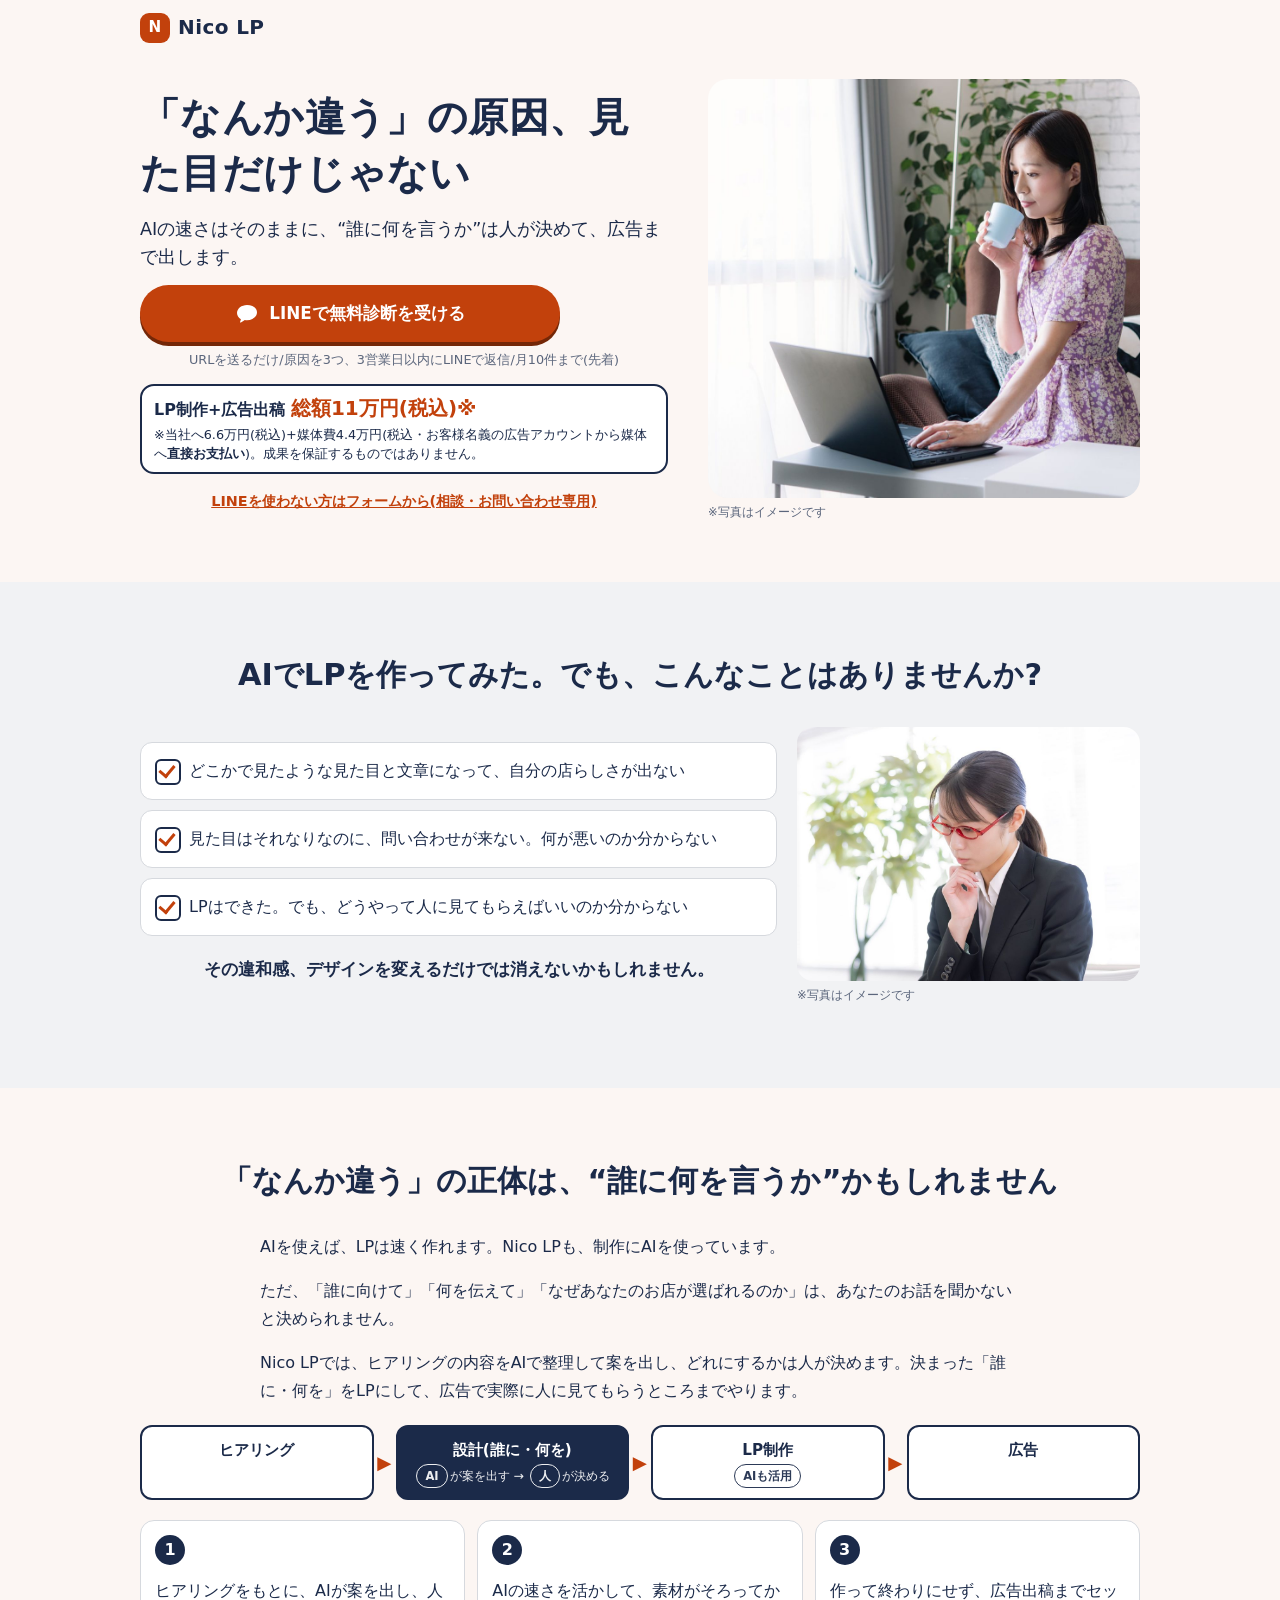
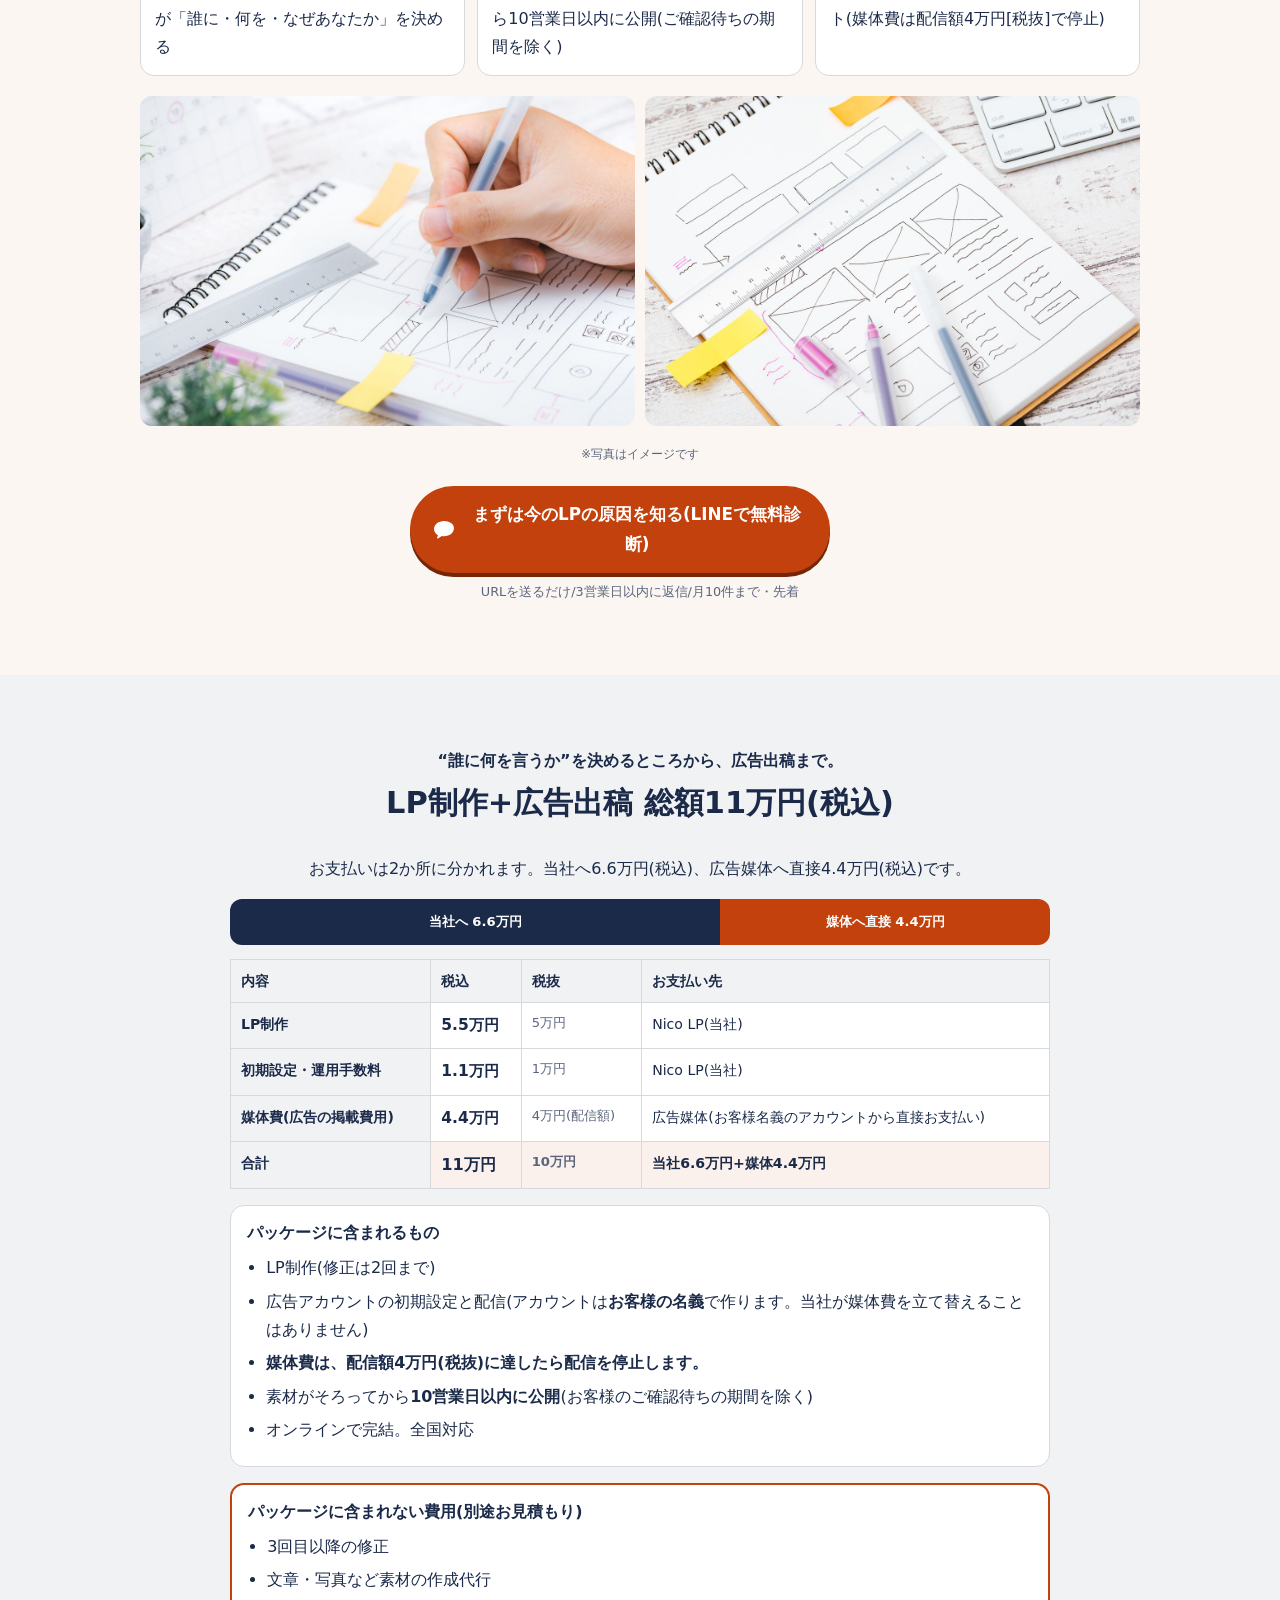
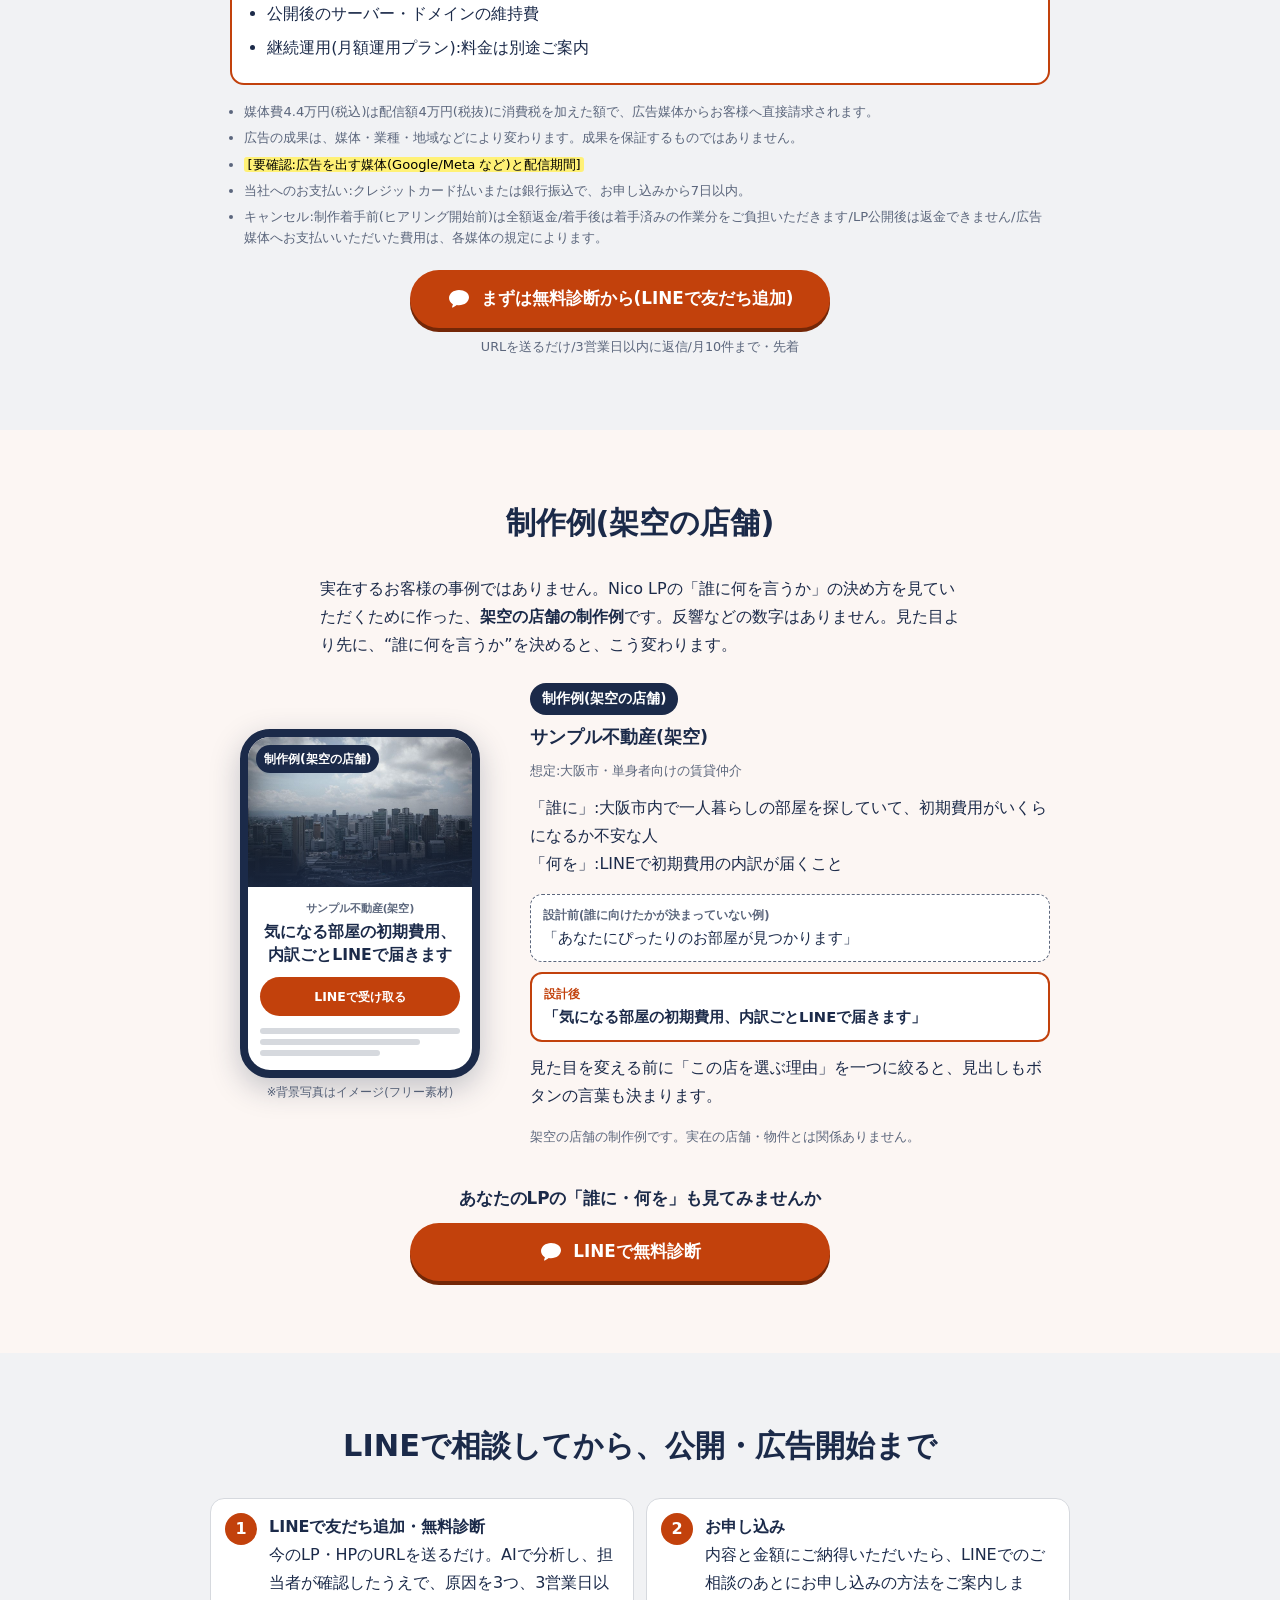
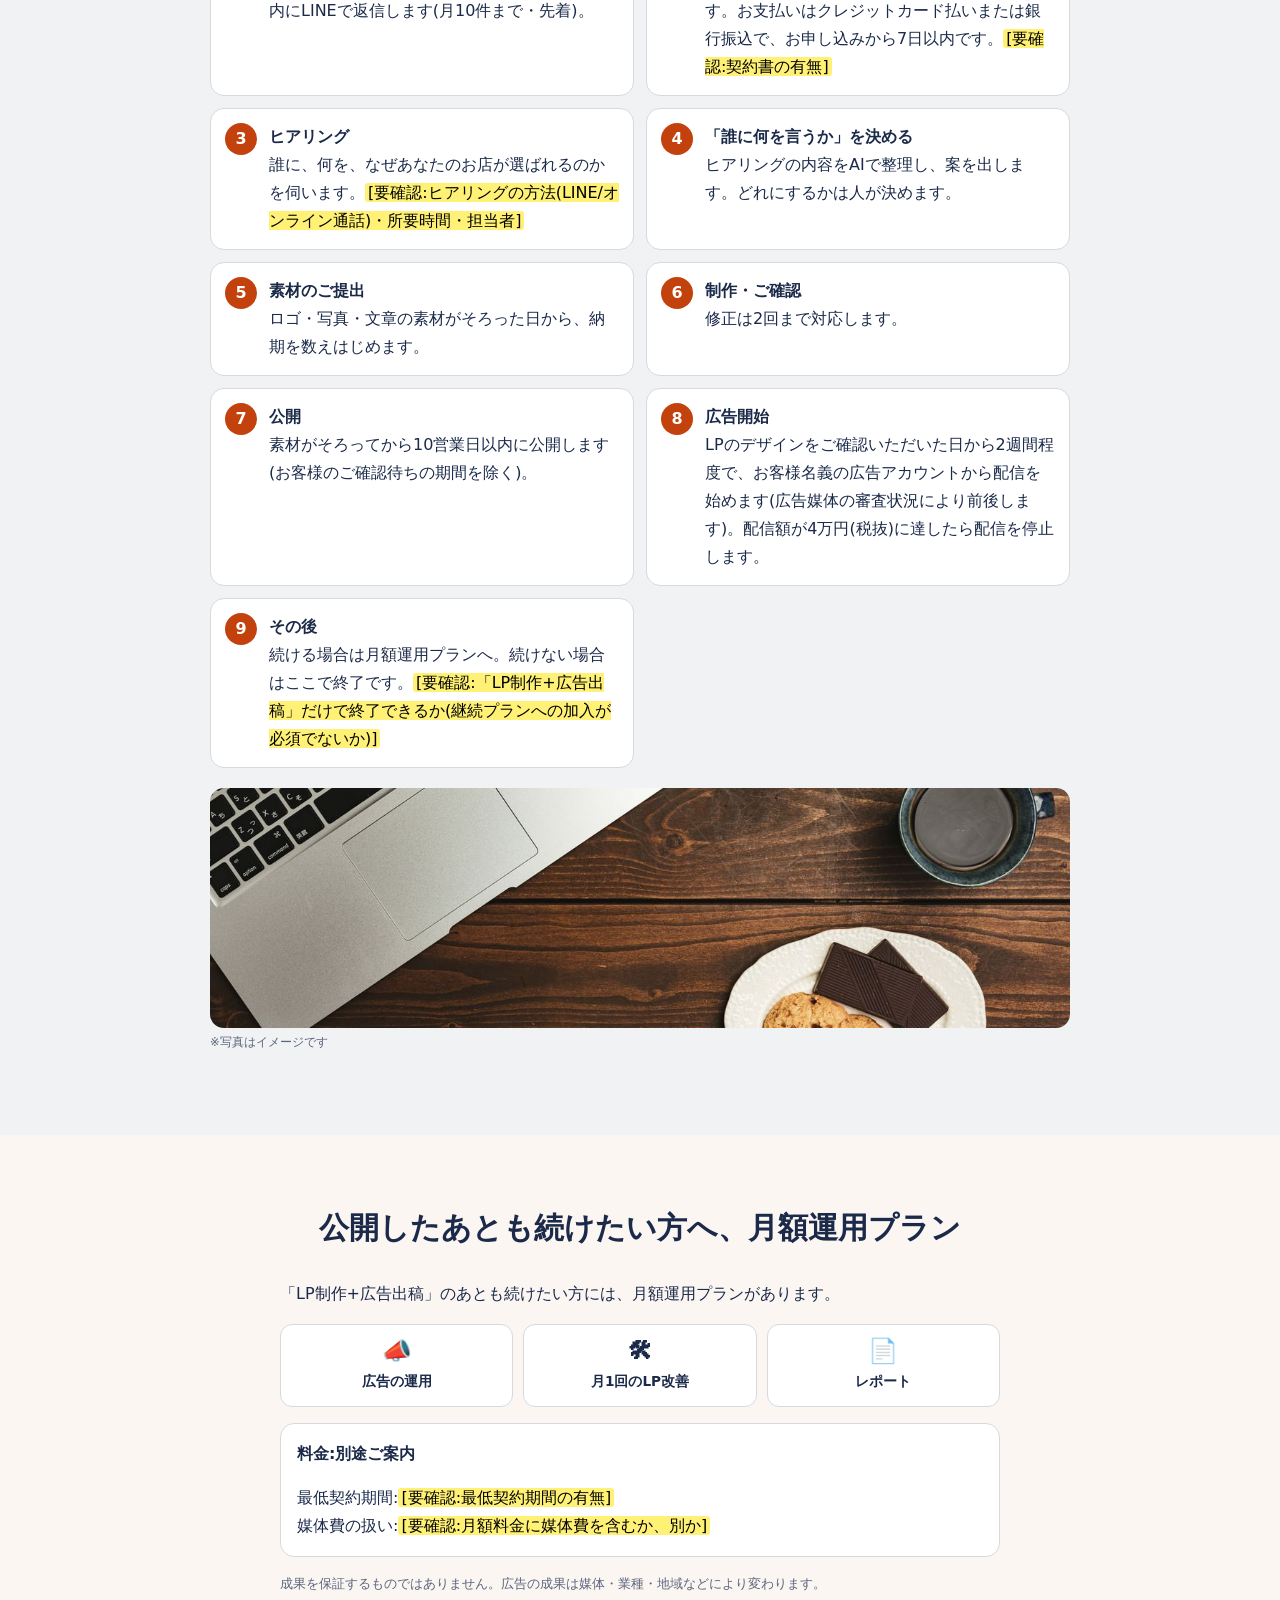
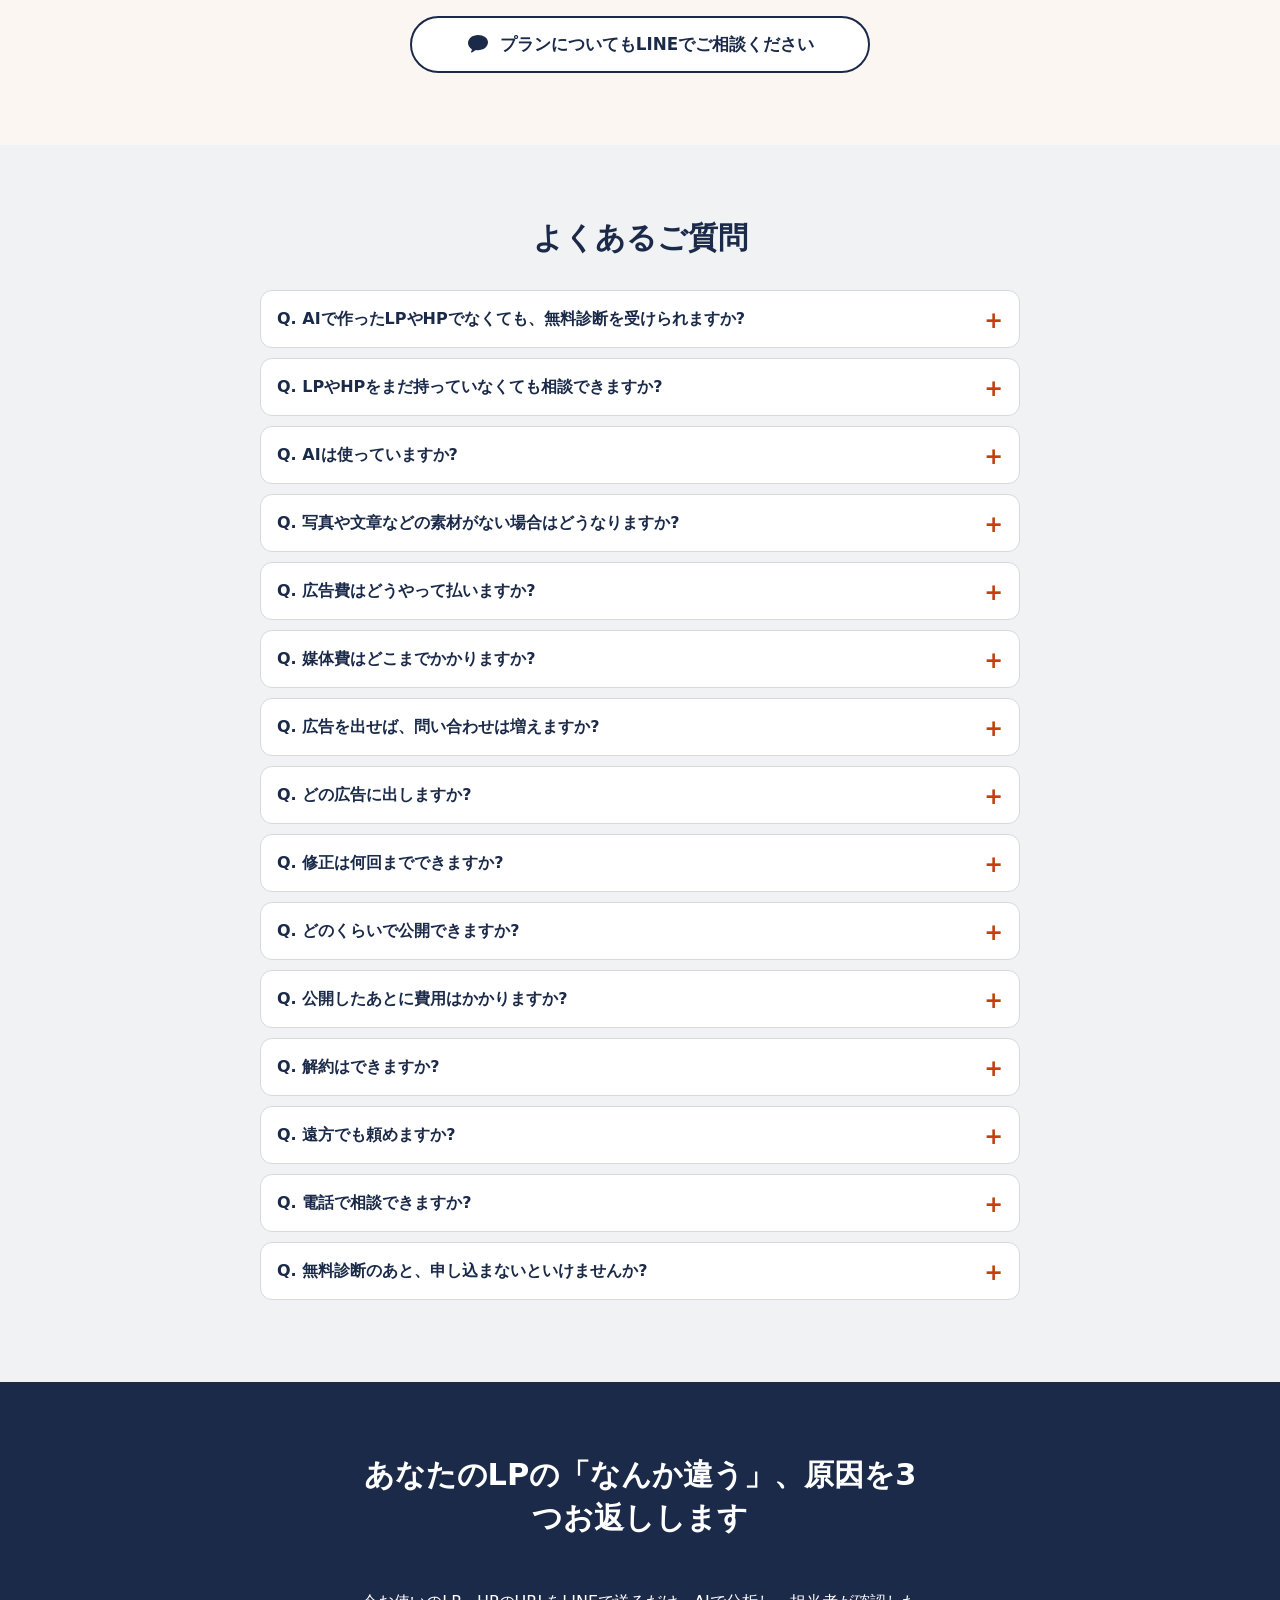
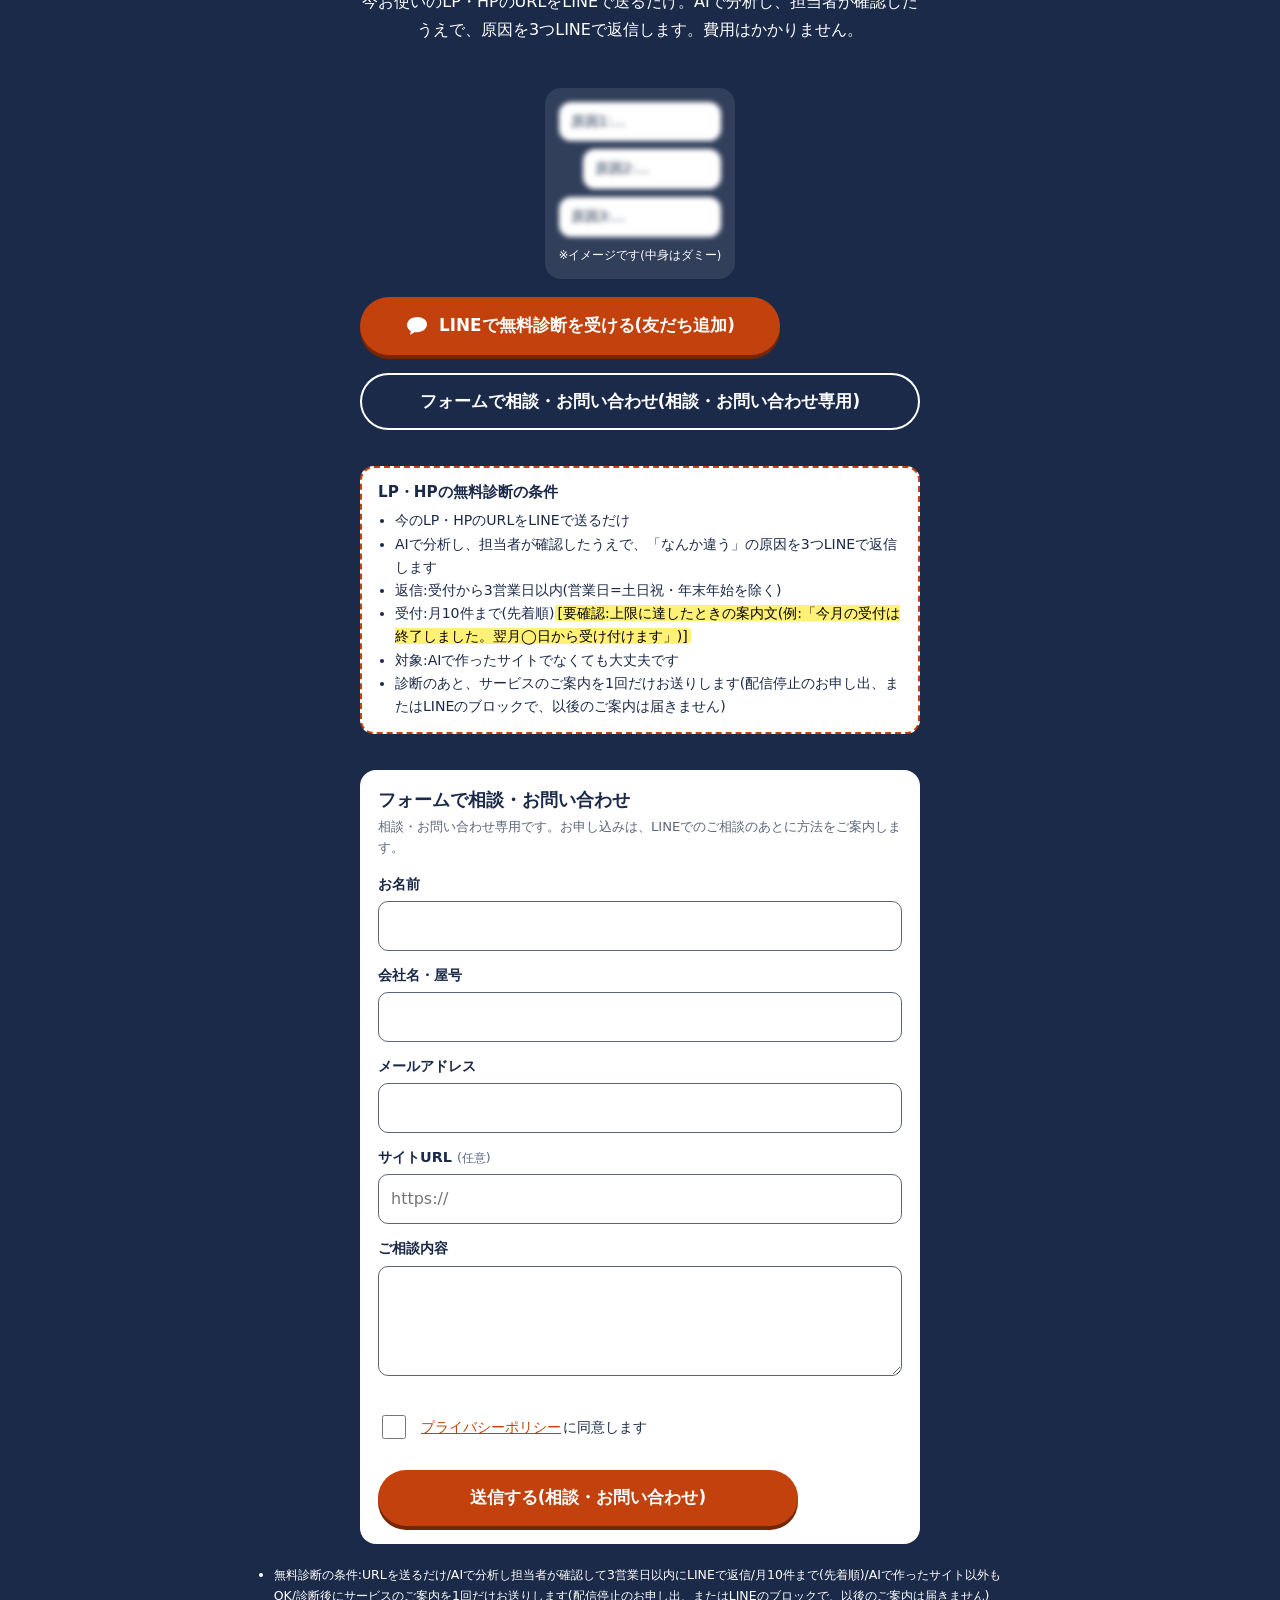
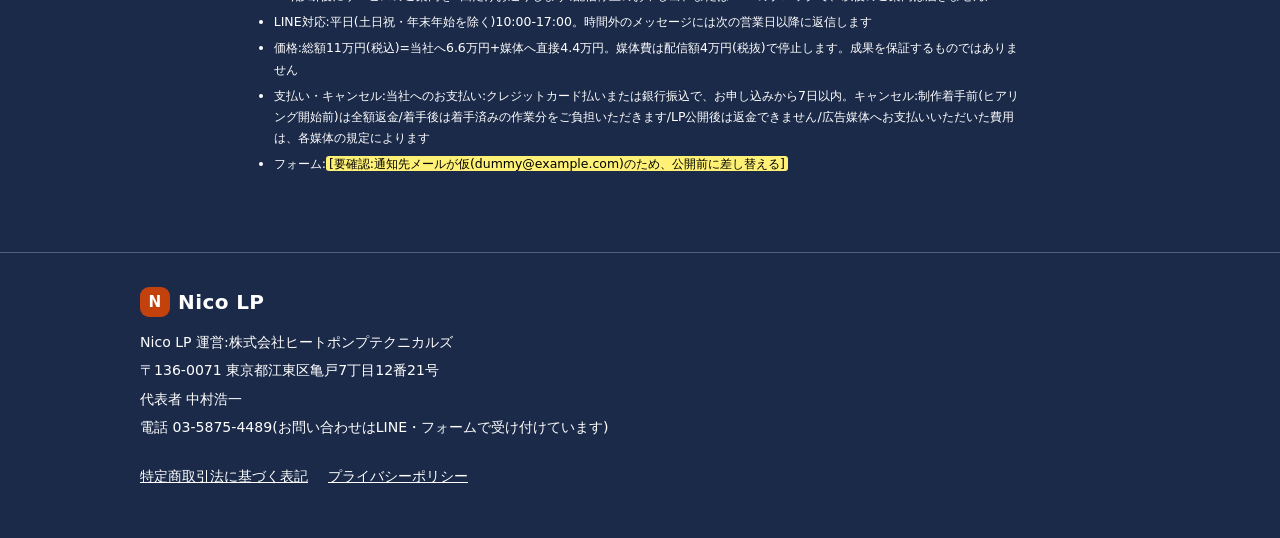
<file: index.html>
<!DOCTYPE html>
<html lang="ja">
<head>
<meta charset="utf-8">
<meta name="viewport" content="width=device-width,initial-scale=1">
<title>Nico LP|LP制作+広告出稿 総額11万円(税込・うち媒体費4.4万円は媒体へ直接お支払い)</title>
<meta name="description" content="AIの速さはそのままに、“誰に何を言うか”は人が決めて、広告まで出します。LP制作+広告出稿 総額11万円(税込)(うち媒体費4.4万円は広告媒体へ直接お支払い)。">
<meta name="robots" content="noindex,nofollow"><!-- TODO: 公開時に index,follow へ(G2承認後) -->
<meta property="og:type" content="website"><meta property="og:title" content="Nico LP|LP制作+広告出稿 総額11万円(税込・うち媒体費4.4万円は媒体へ直接お支払い)"><meta property="og:description" content="AIの速さはそのままに、“誰に何を言うか”は人が決めて、広告まで出します。LP制作+広告出稿 総額11万円(税込)(うち媒体費4.4万円は広告媒体へ直接お支払い)。">
<link rel="stylesheet" href="assets/style.css">
<script>
/* ===== 計測タグ(プレースホルダー) TODO: 実IDに差し替え ===== */
var NICO_GA4_ID="G-XXXXXXX";              /* TODO: GA4 測定ID */
var NICO_META_PIXEL_ID="XXXXXXXXXXXXXXX"; /* TODO: Meta ピクセルID */
window.dataLayer=window.dataLayer||[];function gtag(){dataLayer.push(arguments);}
gtag("js",new Date());
if(NICO_GA4_ID.indexOf("XXXX")<0){gtag("config",NICO_GA4_ID);var gs=document.createElement("script");gs.async=true;gs.src="https://www.googletagmanager.com/gtag/js?id="+NICO_GA4_ID;document.head.appendChild(gs);}
!function(f,b,e,v,n,t,s){if(f.fbq)return;n=f.fbq=function(){n.callMethod?n.callMethod.apply(n,arguments):n.queue.push(arguments)};if(!f._fbq)f._fbq=n;n.push=n;n.loaded=!0;n.version="2.0";n.queue=[];if(NICO_META_PIXEL_ID.indexOf("XXXX")>=0)return;t=b.createElement(e);t.async=!0;t.src=v;s=b.getElementsByTagName(e)[0];s.parentNode.insertBefore(t,s)}(window,document,"script","https://connect.facebook.net/en_US/fbevents.js");
if(NICO_META_PIXEL_ID.indexOf("XXXX")<0){fbq("init",NICO_META_PIXEL_ID);fbq("track","PageView");}
/* CVイベント(プレースホルダー関数): GA4 generate_lead / Meta Lead */
function nicoTrackLead(method,place){
  try{gtag("event","generate_lead",{method:method,place:place||""});}catch(e){}
  try{fbq("track","Lead",{content_name:method});}catch(e){}
}
/* LINE友だち追加ボタンのクリック */
document.addEventListener("click",function(e){var a=e.target.closest&&e.target.closest("[data-cv=line]");if(a){nicoTrackLead("line",a.getAttribute("data-cv-place"));}});
/* フォーム送信 */
function nicoFormSubmit(ev){
  nicoTrackLead("form","form");
  var f=ev.target;
  if(f.action.indexOf("example.com")>=0){ev.preventDefault();alert("【開発中】フォーム送信先が未設定です(TODO: action と通知先メールを設定)。");return false;}
  return true;
}
</script>
</head>
<body>
<header class="site-head"><div class="wrap"><a class="logo" href="#top" aria-label="Nico LP"><i aria-hidden="true">N</i>Nico LP</a></div></header>

<main>
<section class="fv" id="top"><div class="wrap"><div class="fv-grid">
 <div class="fv-text">
  <h1>「なんか違う」の原因、見た目だけじゃない</h1>
  <p class="sub">AIの速さはそのままに、“誰に何を言うか”は人が決めて、広告まで出します。</p>
  <a class="btn btn-primary" href="https://lin.ee/XXXXXXX" data-cv="line" data-cv-place="fv"><svg viewBox="0 0 24 24" aria-hidden="true" fill="currentColor"><path d="M12 3C6.5 3 2 6.6 2 11c0 2.6 1.5 4.8 3.9 6.3-.2.8-.7 2.4-.8 2.8 0 0-.1.3.1.5.2.1.4 0 .4 0 .6-.1 3.1-1.8 4.2-2.5.7.1 1.4.2 2.2.2 5.5 0 10-3.6 10-8S17.5 3 12 3z"/></svg>LINEで無料診断を受ける</a>
  <p class="micro">URLを送るだけ/原因を3つ、3営業日以内にLINEで返信/月10件まで(先着)</p>
  <div class="badge"><span class="badge-title">LP制作+広告出稿 <b>総額11万円(税込)※</b></span><span class="badge-note">※当社へ6.6万円(税込)+媒体費4.4万円(税込・お客様名義の広告アカウントから媒体へ<strong>直接お支払い</strong>)。成果を保証するものではありません。</span></div>
  <p class="fv-sublink" style="margin:6px 0 0;text-align:center"><a class="textlink" href="#form">LINEを使わない方はフォームから(相談・お問い合わせ専用)</a></p>
 </div>
 <div class="fv-photo"><img src="assets/img/fv_01.jpg" alt="明るいリビングでノートPCに向かって仕事をする女性のイメージ写真" width="1000" height="970" fetchpriority="high"><p class="photo-note">※写真はイメージです</p></div>
</div></div></section>

<section class="alt" id="pain"><div class="wrap">
 <h2>AIでLPを作ってみた。でも、こんなことはありませんか?</h2>
 <div class="pain-grid">
  <div><ul class="checks"><li>どこかで見たような見た目と文章になって、自分の店らしさが出ない</li><li>見た目はそれなりなのに、問い合わせが来ない。何が悪いのか分からない</li><li>LPはできた。でも、どうやって人に見てもらえばいいのか分からない</li></ul><p class="lead-bold">その違和感、デザインを変えるだけでは消えないかもしれません。</p></div>
  <div class="pain-photo"><img src="assets/img/pain_01.jpg" alt="ノートPCの画面を見ながら考え込む女性のイメージ写真" width="1080" height="800" loading="lazy"><p class="photo-note">※写真はイメージです</p></div>
 </div>
</div></section>

<section id="solution"><div class="wrap">
 <h2>「なんか違う」の正体は、“誰に何を言うか”かもしれません</h2>
 <div style="max-width:760px;margin:0 auto"><p>AIを使えば、LPは速く作れます。Nico LPも、制作にAIを使っています。</p><p>ただ、「誰に向けて」「何を伝えて」「なぜあなたのお店が選ばれるのか」は、あなたのお話を聞かないと決められません。</p><p>Nico LPでは、ヒアリングの内容をAIで整理して案を出し、どれにするかは人が決めます。決まった「誰に・何を」をLPにして、広告で実際に人に見てもらうところまでやります。</p></div>
 <ol class="chain" aria-label="進め方"><li>ヒアリング</li><li class="key">設計(誰に・何を)<small><span class="tag">AI</span>が案を出す → <span class="tag">人</span>が決める</small></li><li>LP制作<small><span class="tag">AIも活用</span></small></li><li>広告</li></ol>
 <ol class="points"><li>ヒアリングをもとに、AIが案を出し、人が「誰に・何を・なぜあなたか」を決める</li><li>AIの速さを活かして、素材がそろってから10営業日以内に公開(ご確認待ちの期間を除く)</li><li>作って終わりにせず、広告出稿までセット(媒体費は配信額4万円[税抜]で停止)</li></ol>
 <div class="sol-photos"><img src="assets/img/solution_01.jpg" alt="ノートに手書きでワイヤーフレームを描く手元と付箋" width="1200" height="698" loading="lazy"><img src="assets/img/solution_02.jpg" alt="手書きのWebページ構成案と定規、ペン、付箋" width="1200" height="800" loading="lazy"></div>
 <p class="photo-note" style="text-align:center">※写真はイメージです</p>
 <div class="cta-block"><a class="btn btn-primary" href="https://lin.ee/XXXXXXX" data-cv="line" data-cv-place="solution"><svg viewBox="0 0 24 24" aria-hidden="true" fill="currentColor"><path d="M12 3C6.5 3 2 6.6 2 11c0 2.6 1.5 4.8 3.9 6.3-.2.8-.7 2.4-.8 2.8 0 0-.1.3.1.5.2.1.4 0 .4 0 .6-.1 3.1-1.8 4.2-2.5.7.1 1.4.2 2.2.2 5.5 0 10-3.6 10-8S17.5 3 12 3z"/></svg>まずは今のLPの原因を知る(LINEで無料診断)</a><p class="diag-short">URLを送るだけ/3営業日以内に返信/月10件まで・先着</p></div>
</div></section>

<section class="alt" id="package"><div class="wrap" style="max-width:860px">
 <p class="pkg-lead">“誰に何を言うか”を決めるところから、広告出稿まで。</p>
 <h2>LP制作+広告出稿 総額11万円(税込)</h2>
 <p class="pkg-sub">お支払いは2か所に分かれます。当社へ6.6万円(税込)、広告媒体へ直接4.4万円(税込)です。</p>
 <div class="bar" role="img" aria-label="総額11万円の内訳:当社へ6.6万円、媒体へ直接4.4万円"><span class="a">当社へ 6.6万円</span><span class="b">媒体へ直接 4.4万円</span></div>
 <div class="tablewrap" tabindex="0" role="region" aria-label="内訳表(横にスクロールできます)"><table class="t"><thead><tr><th scope="col">内容</th><th scope="col">税込</th><th scope="col">税抜</th><th scope="col">お支払い先</th></tr></thead><tbody><tr><th scope="row">LP制作</th><td class="n" data-label="税込"><strong style="font-size:1.1em">5.5万円</strong></td><td class="n small" data-label="税抜">5万円</td><td data-label="お支払い先">Nico LP(当社)</td></tr><tr><th scope="row">初期設定・運用手数料</th><td class="n" data-label="税込"><strong style="font-size:1.1em">1.1万円</strong></td><td class="n small" data-label="税抜">1万円</td><td data-label="お支払い先">Nico LP(当社)</td></tr><tr><th scope="row">媒体費(広告の掲載費用)</th><td class="n" data-label="税込"><strong style="font-size:1.1em">4.4万円</strong></td><td class="n small" data-label="税抜">4万円(配信額)</td><td data-label="お支払い先">広告媒体(お客様名義のアカウントから直接お支払い)</td></tr><tr class="total"><th scope="row">合計</th><td class="n" data-label="税込"><strong style="font-size:1.15em">11万円</strong></td><td class="n small" data-label="税抜">10万円</td><td data-label="お支払い先">当社6.6万円+媒体4.4万円</td></tr></tbody></table></div>
 <div class="box"><h3>パッケージに含まれるもの</h3><ul><li>LP制作(修正は2回まで)</li><li>広告アカウントの初期設定と配信(アカウントは<strong>お客様の名義</strong>で作ります。当社が媒体費を立て替えることはありません)</li><li><strong>媒体費は、配信額4万円(税抜)に達したら配信を停止します。</strong></li><li>素材がそろってから<strong>10営業日以内に公開</strong>(お客様のご確認待ちの期間を除く)</li><li>オンラインで完結。全国対応</li></ul></div>
 <div class="box warn"><h3>パッケージに含まれない費用(別途お見積もり)</h3><ul><li>3回目以降の修正</li><li>文章・写真など素材の作成代行</li><li>公開後のサーバー・ドメインの維持費</li><li>継続運用(月額運用プラン):料金は別途ご案内</li></ul></div>
 <ul class="notes small"><li>媒体費4.4万円(税込)は配信額4万円(税抜)に消費税を加えた額で、広告媒体からお客様へ直接請求されます。</li><li>広告の成果は、媒体・業種・地域などにより変わります。成果を保証するものではありません。</li><li><mark class="todo">[要確認:広告を出す媒体(Google/Meta など)と配信期間]</mark></li><li>当社へのお支払い:クレジットカード払いまたは銀行振込で、お申し込みから7日以内。</li><li>キャンセル:制作着手前(ヒアリング開始前)は全額返金/着手後は着手済みの作業分をご負担いただきます/LP公開後は返金できません/広告媒体へお支払いいただいた費用は、各媒体の規定によります。</li></ul>
 <div class="cta-block"><a class="btn btn-primary" href="https://lin.ee/XXXXXXX" data-cv="line" data-cv-place="package"><svg viewBox="0 0 24 24" aria-hidden="true" fill="currentColor"><path d="M12 3C6.5 3 2 6.6 2 11c0 2.6 1.5 4.8 3.9 6.3-.2.8-.7 2.4-.8 2.8 0 0-.1.3.1.5.2.1.4 0 .4 0 .6-.1 3.1-1.8 4.2-2.5.7.1 1.4.2 2.2.2 5.5 0 10-3.6 10-8S17.5 3 12 3z"/></svg>まずは無料診断から(LINEで友だち追加)</a><p class="diag-short">URLを送るだけ/3営業日以内に返信/月10件まで・先着</p></div>
</div></section>

<section id="works"><div class="wrap">
 <h2>制作例(架空の店舗)</h2>
 <p class="works-lead">実在するお客様の事例ではありません。Nico LPの「誰に何を言うか」の決め方を見ていただくために作った、<strong>架空の店舗の制作例</strong>です。反響などの数字はありません。見た目より先に、“誰に何を言うか”を決めると、こう変わります。</p>
 <div class="work"><div><div class="phone" role="img" aria-label="サンプル不動産(架空)のLPファーストビューのモック"><span class="stamp">制作例(架空の店舗)</span><div class="mk-hero" style="background-image:url(assets/img/mock_osaka_01.jpg)"></div><div class="mk-body"><p class="mk-shop">サンプル不動産(架空)</p><p class="mk-h">気になる部屋の初期費用、内訳ごとLINEで届きます</p><span class="mk-btn">LINEで受け取る</span><div class="mk-lines"><i></i><i></i><i></i></div></div></div><p class="photo-note" style="text-align:center">※背景写真はイメージ(フリー素材)</p></div><div><span class="label">制作例(架空の店舗)</span><h3>サンプル不動産(架空)</h3><p class="small">想定:大阪市・単身者向けの賃貸仲介</p><p>「誰に」:大阪市内で一人暮らしの部屋を探していて、初期費用がいくらになるか不安な人<br>「何を」:LINEで初期費用の内訳が届くこと</p><div class="compare"><div class="before"><b>設計前(誰に向けたかが決まっていない例)</b>「あなたにぴったりのお部屋が見つかります」</div><div class="after"><b>設計後</b>「気になる部屋の初期費用、内訳ごとLINEで届きます」</div></div><p>見た目を変える前に「この店を選ぶ理由」を一つに絞ると、見出しもボタンの言葉も決まります。</p><p class="small">架空の店舗の制作例です。実在の店舗・物件とは関係ありません。</p><!-- TODO[要確認]: 2本目(サンプル英会話教室(架空))を載せるか / 店名の同名実在事業者チェック --></div></div>
 <div class="cta-block"><p class="lead-bold" style="margin-bottom:10px">あなたのLPの「誰に・何を」も見てみませんか</p><a class="btn btn-primary" href="https://lin.ee/XXXXXXX" data-cv="line" data-cv-place="works"><svg viewBox="0 0 24 24" aria-hidden="true" fill="currentColor"><path d="M12 3C6.5 3 2 6.6 2 11c0 2.6 1.5 4.8 3.9 6.3-.2.8-.7 2.4-.8 2.8 0 0-.1.3.1.5.2.1.4 0 .4 0 .6-.1 3.1-1.8 4.2-2.5.7.1 1.4.2 2.2.2 5.5 0 10-3.6 10-8S17.5 3 12 3z"/></svg>LINEで無料診断</a></div>
</div></section>

<section class="alt" id="flow"><div class="wrap" style="max-width:900px">
 <h2>LINEで相談してから、公開・広告開始まで</h2>
 <ol class="steps"><li><b>LINEで友だち追加・無料診断</b>今のLP・HPのURLを送るだけ。AIで分析し、担当者が確認したうえで、原因を3つ、3営業日以内にLINEで返信します(月10件まで・先着)。</li><li><b>お申し込み</b>内容と金額にご納得いただいたら、LINEでのご相談のあとにお申し込みの方法をご案内します。お支払いはクレジットカード払いまたは銀行振込で、お申し込みから7日以内です。<mark class="todo">[要確認:契約書の有無]</mark></li><li><b>ヒアリング</b>誰に、何を、なぜあなたのお店が選ばれるのかを伺います。<mark class="todo">[要確認:ヒアリングの方法(LINE/オンライン通話)・所要時間・担当者]</mark></li><li><b>「誰に何を言うか」を決める</b>ヒアリングの内容をAIで整理し、案を出します。どれにするかは人が決めます。</li><li><b>素材のご提出</b>ロゴ・写真・文章の素材がそろった日から、納期を数えはじめます。</li><li><b>制作・ご確認</b>修正は2回まで対応します。</li><li><b>公開</b>素材がそろってから10営業日以内に公開します(お客様のご確認待ちの期間を除く)。</li><li><b>広告開始</b>LPのデザインをご確認いただいた日から2週間程度で、お客様名義の広告アカウントから配信を始めます(広告媒体の審査状況により前後します)。配信額が4万円(税抜)に達したら配信を停止します。</li><li><b>その後</b>続ける場合は月額運用プランへ。続けない場合はここで終了です。<mark class="todo">[要確認:「LP制作+広告出稿」だけで終了できるか(継続プランへの加入が必須でないか)]</mark></li></ol>
 <div class="flow-photo"><img src="assets/img/flow_01.jpg" alt="木のテーブルの上のノートパソコンとコーヒー" width="1200" height="800" loading="lazy"><p class="photo-note">※写真はイメージです</p></div>
</div></section>

<section id="plan"><div class="wrap" style="max-width:760px">
 <h2>公開したあとも続けたい方へ、月額運用プラン</h2>
 <p>「LP制作+広告出稿」のあとも続けたい方には、月額運用プランがあります。</p>
 <ul class="plan-icons"><li><span aria-hidden="true">📣</span>広告の運用</li><li><span aria-hidden="true">🛠</span>月1回のLP改善</li><li><span aria-hidden="true">📄</span>レポート</li></ul>
 <div class="box"><p><strong>料金:別途ご案内</strong></p><p style='margin:0'>最低契約期間:<mark class="todo">[要確認:最低契約期間の有無]</mark><br>媒体費の扱い:<mark class="todo">[要確認:月額料金に媒体費を含むか、別か]</mark></p></div>
 <p class="small">成果を保証するものではありません。広告の成果は媒体・業種・地域などにより変わります。</p>
 <div class="cta-block"><a class="btn btn-sub" href="https://lin.ee/XXXXXXX" data-cv="line" data-cv-place="plan"><svg viewBox="0 0 24 24" aria-hidden="true" fill="currentColor"><path d="M12 3C6.5 3 2 6.6 2 11c0 2.6 1.5 4.8 3.9 6.3-.2.8-.7 2.4-.8 2.8 0 0-.1.3.1.5.2.1.4 0 .4 0 .6-.1 3.1-1.8 4.2-2.5.7.1 1.4.2 2.2.2 5.5 0 10-3.6 10-8S17.5 3 12 3z"/></svg>プランについてもLINEでご相談ください</a></div>
</div></section>

<section class="alt" id="faq"><div class="wrap"><h2>よくあるご質問</h2><div class="faq"><details><summary>Q. AIで作ったLPやHPでなくても、無料診断を受けられますか?</summary><div class='ans'><p style='margin:.4em 0'>はい。AIで作ったサイトでなくても大丈夫です。URLを送っていただくだけで受け付けます(月10件まで・先着順)。</p></div></details><details><summary>Q. LPやHPをまだ持っていなくても相談できますか?</summary><div class='ans'><p style='margin:.4em 0'>無料診断にはURLが必要です。「LP制作+広告出稿」のご相談は、LINEからお気軽にどうぞ。<mark class="todo">[要確認:サイトを持っていない人も「LP制作+広告出稿」を申し込めるか]</mark></p></div></details><details><summary>Q. AIは使っていますか?</summary><div class='ans'><p style='margin:.4em 0'>はい、使っています。AIが案を出し、人が決める、という分担です。</p><ul><li>AIを使う工程:ヒアリング内容の分析、構成や訴求の案出し、コピー(文章)案の作成、無料診断の分析</li><li>人が担う工程:「誰に何を言うか」(訴求)の決定、表現チェックの最終確認、公開してよいかの承認、無料診断の内容の確認</li></ul><p style='margin:.4em 0'>※表現チェックは、法律上の問題がないことを保証するものではありません。</p></div></details><details><summary>Q. 写真や文章などの素材がない場合はどうなりますか?</summary><div class='ans'><p style='margin:.4em 0'>素材の作成代行はパッケージに含まれないため、別途お見積もりします。公開までの10営業日以内は、素材がそろった日から数えます。</p></div></details><details><summary>Q. 広告費はどうやって払いますか?</summary><div class='ans'><p style='margin:.4em 0'>広告アカウントはお客様の名義で作り、媒体費(配信額4万円[税抜]+消費税=4.4万円)は広告媒体からお客様へ直接請求されます。当社が立て替えることはありません。当社へのお支払いは、制作費と初期設定・運用手数料の6.6万円(税込)で、クレジットカード払いまたは銀行振込により、お申し込みから7日以内にお願いします。<mark class="todo">[要確認:媒体への支払い方法(媒体ごとの決済手段)]</mark></p></div></details><details><summary>Q. 媒体費はどこまでかかりますか?</summary><div class='ans'><p style='margin:.4em 0'>配信額が4万円(税抜)に達したら配信を停止します。<mark class="todo">[要確認:媒体の仕様で、停止までに4万円をわずかに超えた場合の扱い]</mark></p></div></details><details><summary>Q. 広告を出せば、問い合わせは増えますか?</summary><div class='ans'><p style='margin:.4em 0'>お約束はできません。広告の成果は、媒体・業種・地域などによって変わります。成果を保証するものではありません。</p></div></details><details><summary>Q. どの広告に出しますか?</summary><div class='ans'><p style='margin:.4em 0'><mark class="todo">[要確認:媒体(Google検索広告/Meta広告など)と選び方]</mark></p></div></details><details><summary>Q. 修正は何回までできますか?</summary><div class='ans'><p style='margin:.4em 0'>2回まで対応します。3回目以降は別途お見積もりです。</p></div></details><details><summary>Q. どのくらいで公開できますか?</summary><div class='ans'><p style='margin:.4em 0'>素材がそろった日から10営業日以内に公開します(お客様のご確認待ちの期間を除く。営業日は土日祝・年末年始を除く平日です)。広告は、LPのデザインをご確認いただいた日から2週間程度で配信を始めます(広告媒体の審査状況により前後します)。</p></div></details><details><summary>Q. 公開したあとに費用はかかりますか?</summary><div class='ans'><p style='margin:.4em 0'>公開後のサーバー・ドメインの維持費はパッケージに含まれないため、別途お見積もりします。月額運用プランを続ける場合の料金は、別途ご案内します。</p></div></details><details><summary>Q. 解約はできますか?</summary><div class='ans'><p style='margin:.4em 0'>「LP制作+広告出稿」:制作着手前(ヒアリング開始前)は全額返金します。着手後は、着手済みの作業分をご負担いただきます。LP公開後は返金できません。広告媒体へお支払いいただいた費用は、各媒体の規定によります。<mark class="todo">[要確認:単発の契約か]</mark></p><p style='margin:.4em 0'>月額運用プラン:<mark class="todo">[要確認:解約方法・最低契約期間・受付期限]</mark>。</p></div></details><details><summary>Q. 遠方でも頼めますか?</summary><div class='ans'><p style='margin:.4em 0'>はい。オンラインで完結するので、全国どこからでもご依頼いただけます。</p></div></details><details><summary>Q. 電話で相談できますか?</summary><div class='ans'><p style='margin:.4em 0'>ご相談・お問い合わせは、LINEまたはフォーム(相談・お問い合わせ専用)で受け付けています。LINEは平日(土日祝・年末年始を除く)10:00-17:00に担当者が返信します。時間外のメッセージには、次の営業日以降に返信します。</p></div></details><details><summary>Q. 無料診断のあと、申し込まないといけませんか?</summary><div class='ans'><p style='margin:.4em 0'>いいえ、診断だけのご利用でも大丈夫です。診断のあと、サービスのご案内を1回だけお送りします。配信停止のお申し出、またはLINEのブロックで、以後のご案内は届きません。</p></div></details></div></div></section>

<section class="cta" id="contact"><div class="wrap"><div class="cta-grid">
 <h2>あなたのLPの「なんか違う」、原因を3つお返しします</h2>
 <p style="text-align:center">今お使いのLP・HPのURLをLINEで送るだけ。AIで分析し、担当者が確認したうえで、原因を3つLINEで返信します。費用はかかりません。</p>
 <div class="cta-chat" role="img" aria-label="LINEトーク画面風のイメージ(中身はダミー)"><span>原因1:…</span><span>原因2:…</span><span>原因3:…</span><em>※イメージです(中身はダミー)</em></div>
 <a class="btn btn-primary" href="https://lin.ee/XXXXXXX" data-cv="line" data-cv-place="final"><svg viewBox="0 0 24 24" aria-hidden="true" fill="currentColor"><path d="M12 3C6.5 3 2 6.6 2 11c0 2.6 1.5 4.8 3.9 6.3-.2.8-.7 2.4-.8 2.8 0 0-.1.3.1.5.2.1.4 0 .4 0 .6-.1 3.1-1.8 4.2-2.5.7.1 1.4.2 2.2.2 5.5 0 10-3.6 10-8S17.5 3 12 3z"/></svg>LINEで無料診断を受ける(友だち追加)</a>
 <a class="btn btn-sub" href="#form">フォームで相談・お問い合わせ(相談・お問い合わせ専用)</a>
 <div class="diag"><h3>LP・HPの無料診断の条件</h3><ul><li>今のLP・HPのURLをLINEで送るだけ</li><li>AIで分析し、担当者が確認したうえで、「なんか違う」の原因を3つLINEで返信します</li><li>返信:受付から3営業日以内(営業日=土日祝・年末年始を除く)</li><li>受付:月10件まで(先着順)<mark class="todo">[要確認:上限に達したときの案内文(例:「今月の受付は終了しました。翌月◯日から受け付けます」)]</mark></li><li>対象:AIで作ったサイトでなくても大丈夫です</li><li>診断のあと、サービスのご案内を1回だけお送りします(配信停止のお申し出、またはLINEのブロックで、以後のご案内は届きません)</li></ul></div>
</div>
 <div class="cta-grid" id="form"><form class="f" id="contact-form" method="post" action="https://example.com/form-endpoint" onsubmit="return nicoFormSubmit(event)">
 <!-- TODO: action を実際のフォーム送信先に差し替え。通知先は 01_hearing.json の form_notify_email(現状ダミー dummy@example.com)。公開前に差し替え -->
 <h3>フォームで相談・お問い合わせ</h3>
 <p class="small">相談・お問い合わせ専用です。お申し込みは、LINEでのご相談のあとに方法をご案内します。</p>
 <label for="f-name">お名前</label><input id="f-name" name="name" type="text" autocomplete="name" required>
 <label for="f-company">会社名・屋号</label><input id="f-company" name="company" type="text" autocomplete="organization" required>
 <label for="f-email">メールアドレス</label><input id="f-email" name="email" type="email" autocomplete="email" required>
 <label for="f-url">サイトURL <span class="opt">(任意)</span></label><input id="f-url" name="site_url" type="url" inputmode="url" placeholder="https://">
 <label for="f-msg">ご相談内容</label><textarea id="f-msg" name="message" required></textarea>
 <label class="agree" for="f-agree"><input id="f-agree" name="agree" type="checkbox" required><span><a href="privacy.html" target="_blank" rel="noopener">プライバシーポリシー</a>に同意します</span></label>
 <button class="btn btn-primary" type="submit">送信する(相談・お問い合わせ)</button>
</form></div>
 <div class="legal-small"><ul><li>無料診断の条件:URLを送るだけ/AIで分析し担当者が確認して3営業日以内にLINEで返信/月10件まで(先着順)/AIで作ったサイト以外もOK/診断後にサービスのご案内を1回だけお送りします(配信停止のお申し出、またはLINEのブロックで、以後のご案内は届きません)</li><li>LINE対応:平日(土日祝・年末年始を除く)10:00-17:00。時間外のメッセージには次の営業日以降に返信します</li><li>価格:総額11万円(税込)=当社へ6.6万円+媒体へ直接4.4万円。媒体費は配信額4万円(税抜)で停止します。成果を保証するものではありません</li><li>支払い・キャンセル:当社へのお支払い:クレジットカード払いまたは銀行振込で、お申し込みから7日以内。キャンセル:制作着手前(ヒアリング開始前)は全額返金/着手後は着手済みの作業分をご負担いただきます/LP公開後は返金できません/広告媒体へお支払いいただいた費用は、各媒体の規定によります</li><li>フォーム:<mark class="todo">[要確認:通知先メールが仮(dummy@example.com)のため、公開前に差し替える]</mark></li></ul></div>
</div></section>

</main>
<footer><div class="wrap"><span class="logo"><i aria-hidden="true">N</i>Nico LP</span><p style="margin:0 0 4px">Nico LP 運営:株式会社ヒートポンプテクニカルズ</p><p style="margin:0 0 4px">〒136-0071 東京都江東区亀戸7丁目12番21号</p><p style="margin:0 0 4px">代表者 中村浩一</p><p style="margin:0">電話 03-5875-4489(お問い合わせはLINE・フォームで受け付けています)</p><ul><li><a href="tokushoho.html">特定商取引法に基づく表記</a></li><li><a href="privacy.html">プライバシーポリシー</a></li></ul></div></footer>

</body>
</html>
</file>
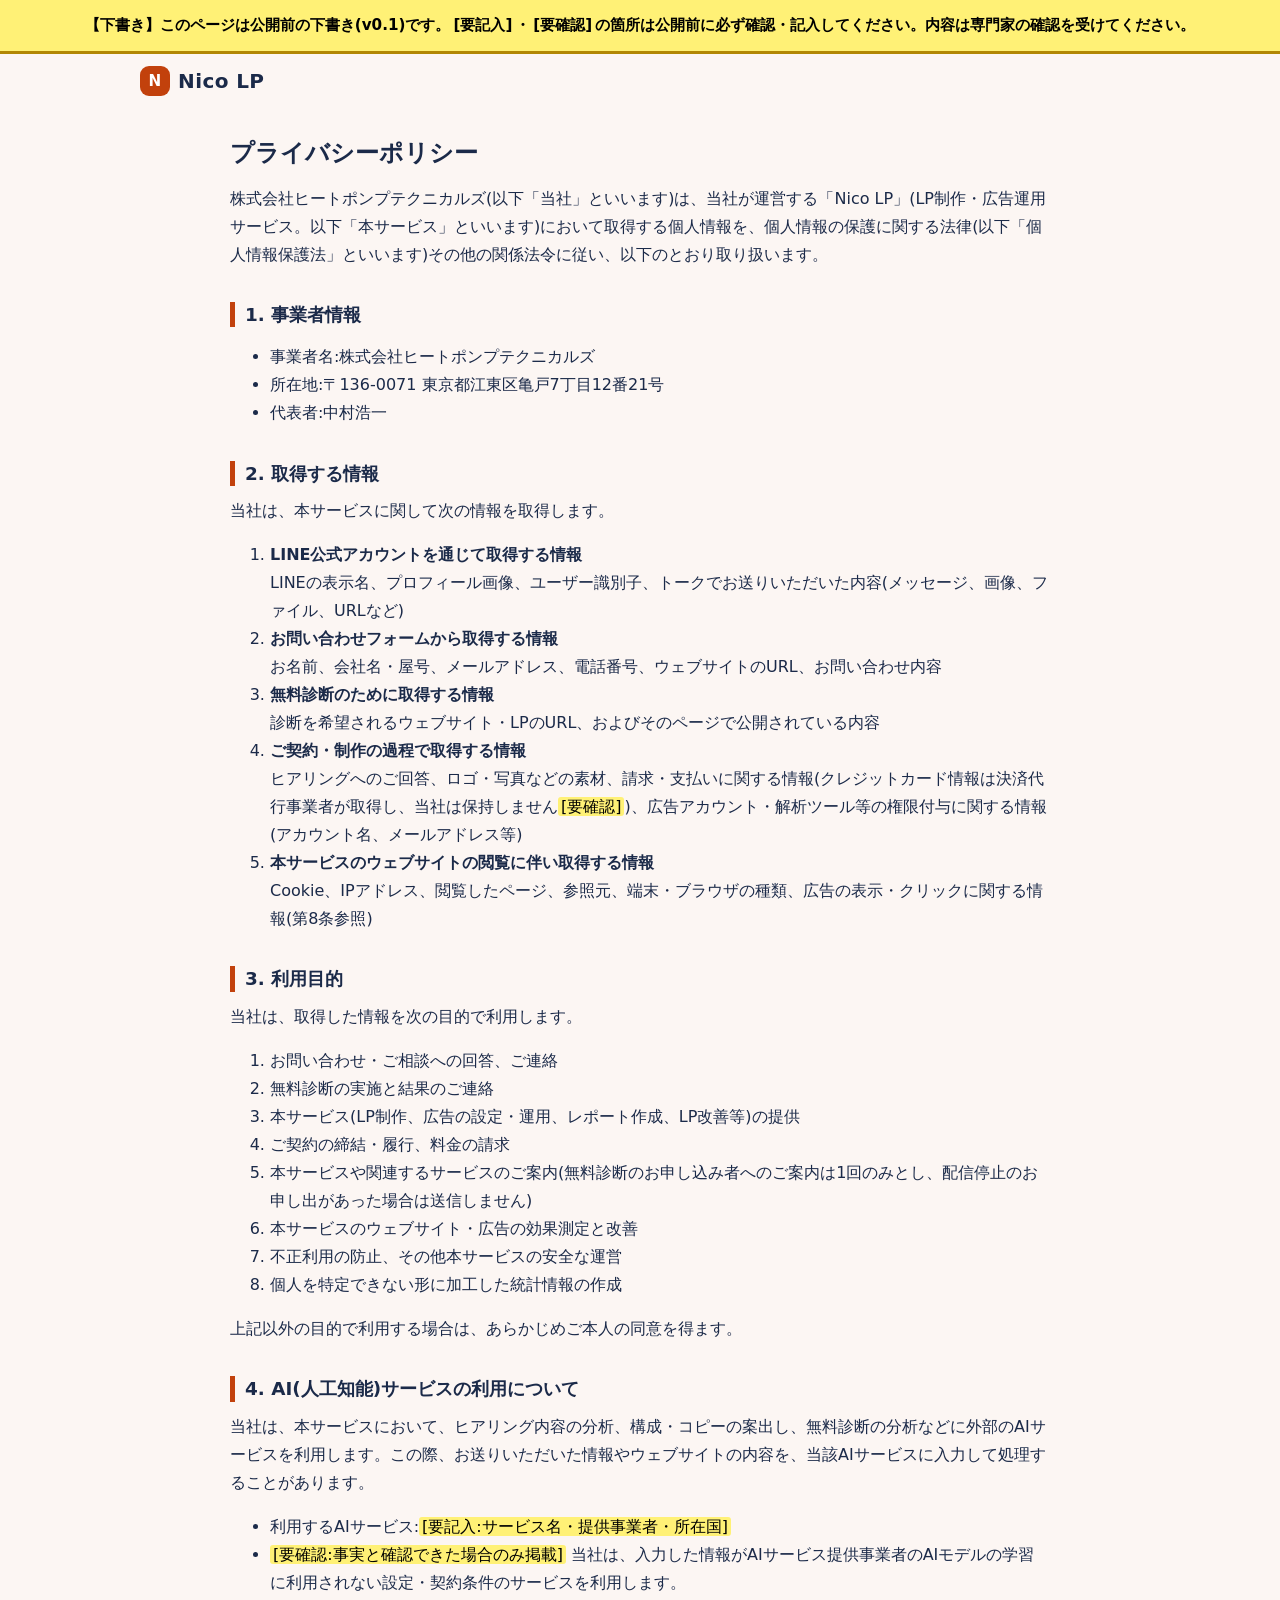
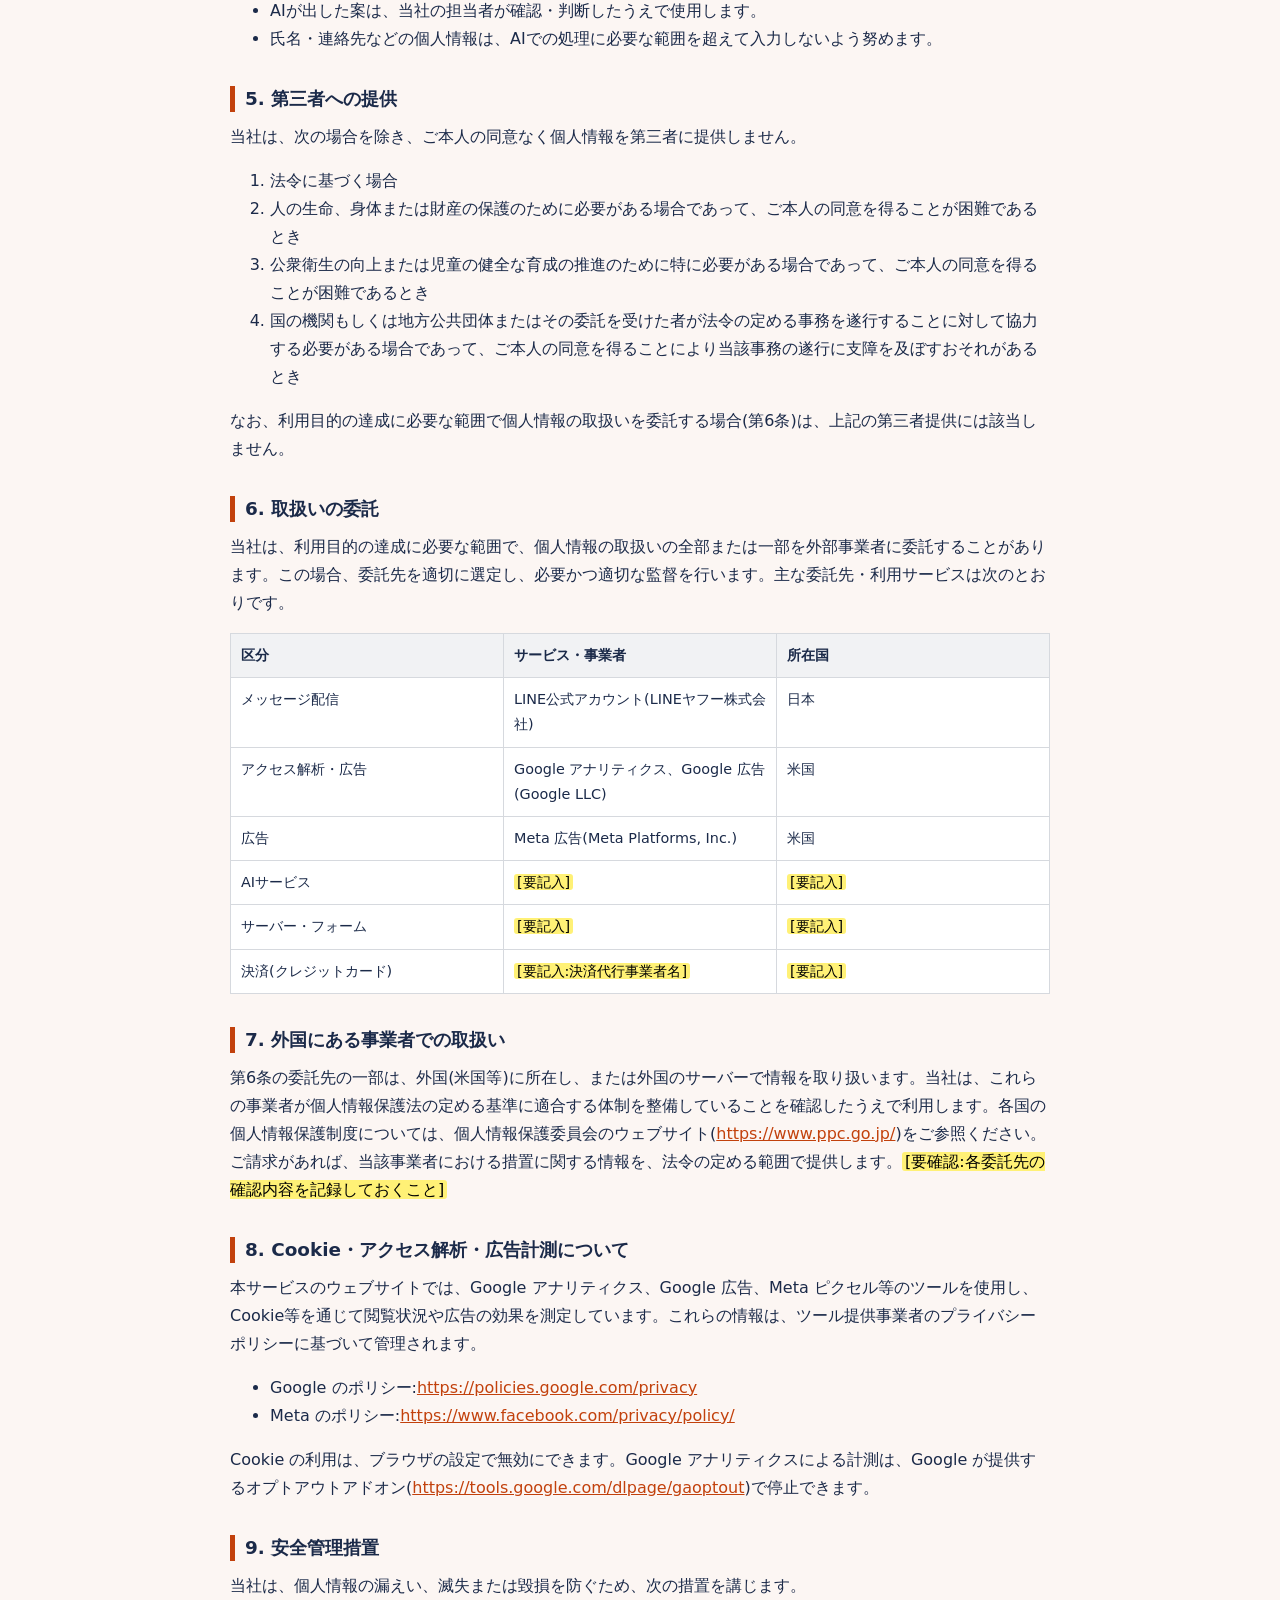
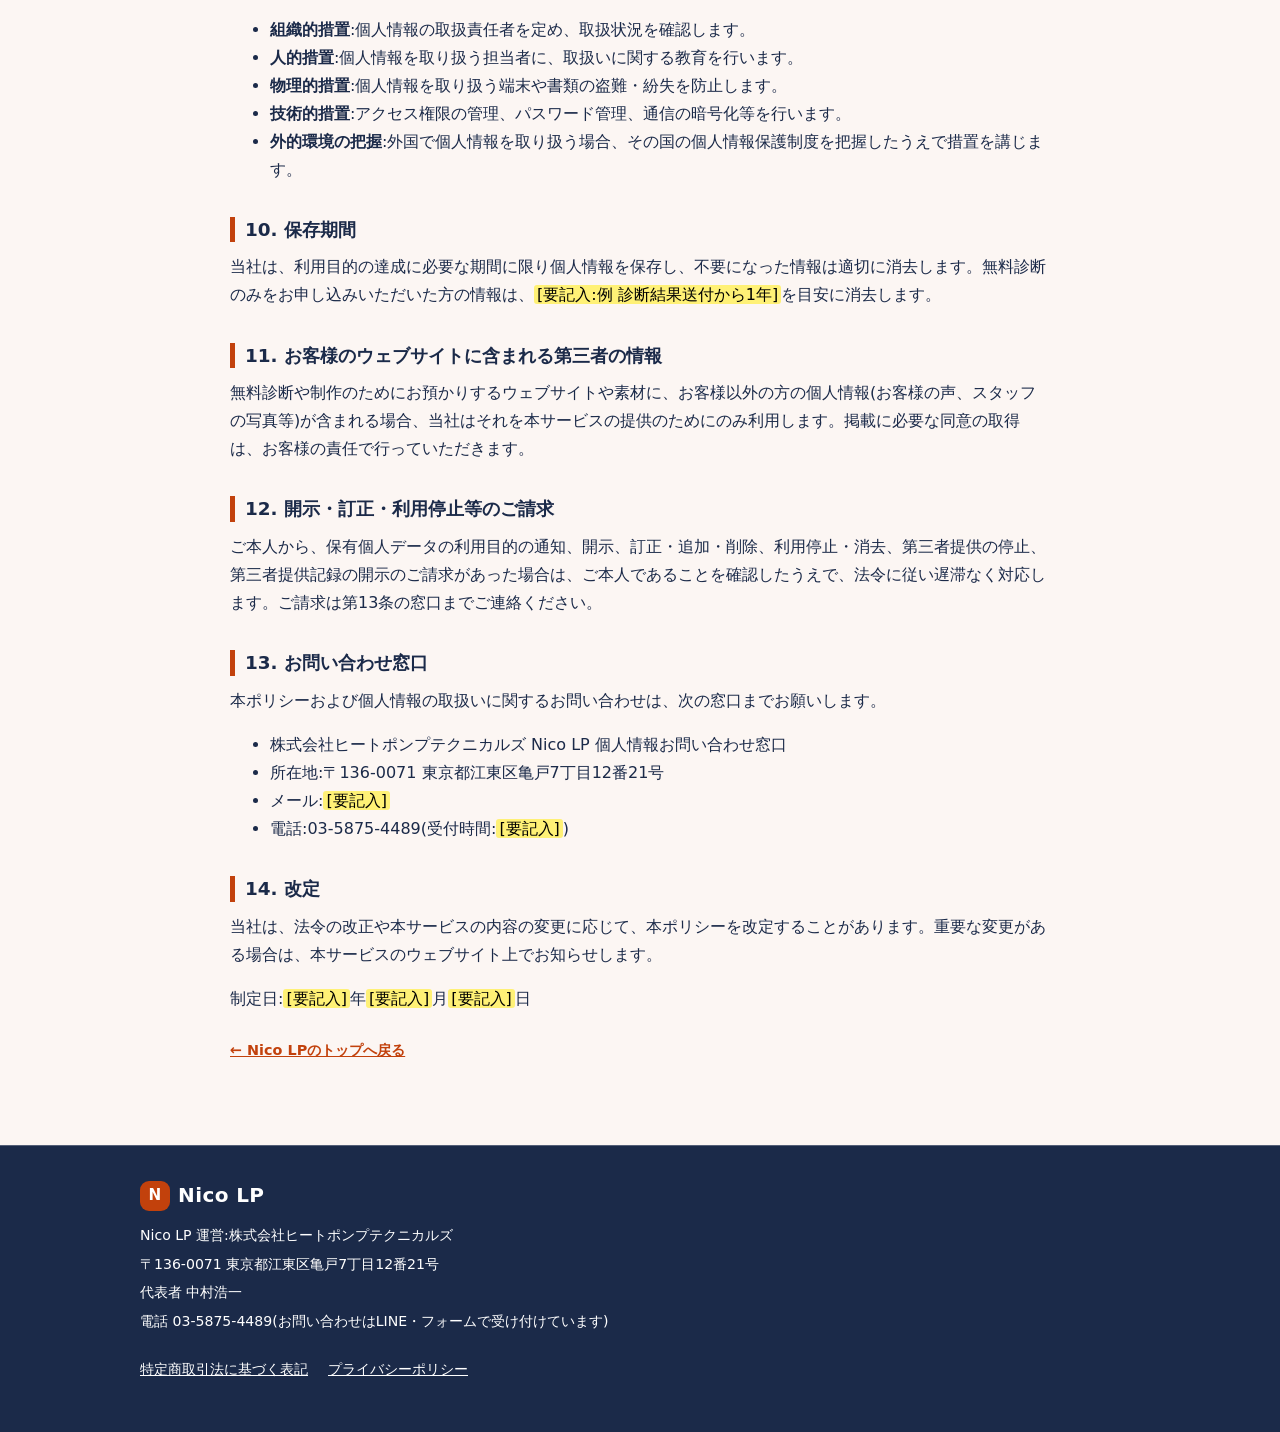
<file: privacy.html>
<!DOCTYPE html>
<html lang="ja">
<head>
<meta charset="utf-8">
<meta name="viewport" content="width=device-width,initial-scale=1">
<title>プライバシーポリシー(下書き)|Nico LP</title>
<meta name="description" content="プライバシーポリシー(下書き)">
<meta name="robots" content="noindex,nofollow"><!-- TODO: 公開時に index,follow へ(G2承認後) -->
<meta property="og:type" content="website"><meta property="og:title" content="プライバシーポリシー(下書き)|Nico LP"><meta property="og:description" content="プライバシーポリシー(下書き)">
<link rel="stylesheet" href="assets/style.css">

</head>
<body>
<div class="draft-banner" role="note">【下書き】このページは公開前の下書き(v0.1)です。<mark class="todo">[要記入]</mark>・<mark class="todo">[要確認]</mark>の箇所は公開前に必ず確認・記入してください。内容は専門家の確認を受けてください。</div><header class="site-head"><div class="wrap"><a class="logo" href="#top" aria-label="Nico LP"><i aria-hidden="true">N</i>Nico LP</a></div></header>
<main class="wrap legal"><h1>プライバシーポリシー</h1>
<p>株式会社ヒートポンプテクニカルズ(以下「当社」といいます)は、当社が運営する「Nico LP」(LP制作・広告運用サービス。以下「本サービス」といいます)において取得する個人情報を、個人情報の保護に関する法律(以下「個人情報保護法」といいます)その他の関係法令に従い、以下のとおり取り扱います。</p>
<h2>1. 事業者情報</h2>
<ul>
<li>事業者名:株式会社ヒートポンプテクニカルズ</li>
<li>所在地:〒136-0071 東京都江東区亀戸7丁目12番21号</li>
<li>代表者:中村浩一</li>
</ul>
<h2>2. 取得する情報</h2>
<p>当社は、本サービスに関して次の情報を取得します。</p>
<ol>
<li><strong>LINE公式アカウントを通じて取得する情報</strong><br>LINEの表示名、プロフィール画像、ユーザー識別子、トークでお送りいただいた内容(メッセージ、画像、ファイル、URLなど)</li>
<li><strong>お問い合わせフォームから取得する情報</strong><br>お名前、会社名・屋号、メールアドレス、電話番号、ウェブサイトのURL、お問い合わせ内容</li>
<li><strong>無料診断のために取得する情報</strong><br>診断を希望されるウェブサイト・LPのURL、およびそのページで公開されている内容</li>
<li><strong>ご契約・制作の過程で取得する情報</strong><br>ヒアリングへのご回答、ロゴ・写真などの素材、請求・支払いに関する情報(クレジットカード情報は決済代行事業者が取得し、当社は保持しません<mark class="todo">[要確認]</mark>)、広告アカウント・解析ツール等の権限付与に関する情報(アカウント名、メールアドレス等)</li>
<li><strong>本サービスのウェブサイトの閲覧に伴い取得する情報</strong><br>Cookie、IPアドレス、閲覧したページ、参照元、端末・ブラウザの種類、広告の表示・クリックに関する情報(第8条参照)</li>
</ol>
<h2>3. 利用目的</h2>
<p>当社は、取得した情報を次の目的で利用します。</p>
<ol>
<li>お問い合わせ・ご相談への回答、ご連絡</li>
<li>無料診断の実施と結果のご連絡</li>
<li>本サービス(LP制作、広告の設定・運用、レポート作成、LP改善等)の提供</li>
<li>ご契約の締結・履行、料金の請求</li>
<li>本サービスや関連するサービスのご案内(無料診断のお申し込み者へのご案内は1回のみとし、配信停止のお申し出があった場合は送信しません)</li>
<li>本サービスのウェブサイト・広告の効果測定と改善</li>
<li>不正利用の防止、その他本サービスの安全な運営</li>
<li>個人を特定できない形に加工した統計情報の作成</li>
</ol>
<p>上記以外の目的で利用する場合は、あらかじめご本人の同意を得ます。</p>
<h2>4. AI(人工知能)サービスの利用について</h2>
<p>当社は、本サービスにおいて、ヒアリング内容の分析、構成・コピーの案出し、無料診断の分析などに外部のAIサービスを利用します。この際、お送りいただいた情報やウェブサイトの内容を、当該AIサービスに入力して処理することがあります。</p>
<ul>
<li>利用するAIサービス:<mark class="todo">[要記入:サービス名・提供事業者・所在国]</mark></li>
<li><mark class="todo">[要確認:事実と確認できた場合のみ掲載]</mark> 当社は、入力した情報がAIサービス提供事業者のAIモデルの学習に利用されない設定・契約条件のサービスを利用します。</li>
<li>AIが出した案は、当社の担当者が確認・判断したうえで使用します。</li>
<li>氏名・連絡先などの個人情報は、AIでの処理に必要な範囲を超えて入力しないよう努めます。</li>
</ul>
<h2>5. 第三者への提供</h2>
<p>当社は、次の場合を除き、ご本人の同意なく個人情報を第三者に提供しません。</p>
<ol>
<li>法令に基づく場合</li>
<li>人の生命、身体または財産の保護のために必要がある場合であって、ご本人の同意を得ることが困難であるとき</li>
<li>公衆衛生の向上または児童の健全な育成の推進のために特に必要がある場合であって、ご本人の同意を得ることが困難であるとき</li>
<li>国の機関もしくは地方公共団体またはその委託を受けた者が法令の定める事務を遂行することに対して協力する必要がある場合であって、ご本人の同意を得ることにより当該事務の遂行に支障を及ぼすおそれがあるとき</li>
</ol>
<p>なお、利用目的の達成に必要な範囲で個人情報の取扱いを委託する場合(第6条)は、上記の第三者提供には該当しません。</p>
<h2>6. 取扱いの委託</h2>
<p>当社は、利用目的の達成に必要な範囲で、個人情報の取扱いの全部または一部を外部事業者に委託することがあります。この場合、委託先を適切に選定し、必要かつ適切な監督を行います。主な委託先・利用サービスは次のとおりです。</p>
<table><thead><tr><th>区分</th><th>サービス・事業者</th><th>所在国</th></tr></thead><tbody><tr><td>メッセージ配信</td><td>LINE公式アカウント(LINEヤフー株式会社)</td><td>日本</td></tr><tr><td>アクセス解析・広告</td><td>Google アナリティクス、Google 広告(Google LLC)</td><td>米国</td></tr><tr><td>広告</td><td>Meta 広告(Meta Platforms, Inc.)</td><td>米国</td></tr><tr><td>AIサービス</td><td><mark class="todo">[要記入]</mark></td><td><mark class="todo">[要記入]</mark></td></tr><tr><td>サーバー・フォーム</td><td><mark class="todo">[要記入]</mark></td><td><mark class="todo">[要記入]</mark></td></tr><tr><td>決済(クレジットカード)</td><td><mark class="todo">[要記入:決済代行事業者名]</mark></td><td><mark class="todo">[要記入]</mark></td></tr></tbody></table>
<h2>7. 外国にある事業者での取扱い</h2>
<p>第6条の委託先の一部は、外国(米国等)に所在し、または外国のサーバーで情報を取り扱います。当社は、これらの事業者が個人情報保護法の定める基準に適合する体制を整備していることを確認したうえで利用します。各国の個人情報保護制度については、個人情報保護委員会のウェブサイト(<a href="https://www.ppc.go.jp/" target="_blank" rel="noopener">https://www.ppc.go.jp/</a>)をご参照ください。ご請求があれば、当該事業者における措置に関する情報を、法令の定める範囲で提供します。<mark class="todo">[要確認:各委託先の確認内容を記録しておくこと]</mark></p>
<h2>8. Cookie・アクセス解析・広告計測について</h2>
<p>本サービスのウェブサイトでは、Google アナリティクス、Google 広告、Meta ピクセル等のツールを使用し、Cookie等を通じて閲覧状況や広告の効果を測定しています。これらの情報は、ツール提供事業者のプライバシーポリシーに基づいて管理されます。</p>
<ul>
<li>Google のポリシー:<a href="https://policies.google.com/privacy" target="_blank" rel="noopener">https://policies.google.com/privacy</a></li>
<li>Meta のポリシー:<a href="https://www.facebook.com/privacy/policy/" target="_blank" rel="noopener">https://www.facebook.com/privacy/policy/</a></li>
</ul>
<p>Cookie の利用は、ブラウザの設定で無効にできます。Google アナリティクスによる計測は、Google が提供するオプトアウトアドオン(<a href="https://tools.google.com/dlpage/gaoptout" target="_blank" rel="noopener">https://tools.google.com/dlpage/gaoptout</a>)で停止できます。</p>
<h2>9. 安全管理措置</h2>
<p>当社は、個人情報の漏えい、滅失または毀損を防ぐため、次の措置を講じます。</p>
<ul>
<li><strong>組織的措置</strong>:個人情報の取扱責任者を定め、取扱状況を確認します。</li>
<li><strong>人的措置</strong>:個人情報を取り扱う担当者に、取扱いに関する教育を行います。</li>
<li><strong>物理的措置</strong>:個人情報を取り扱う端末や書類の盗難・紛失を防止します。</li>
<li><strong>技術的措置</strong>:アクセス権限の管理、パスワード管理、通信の暗号化等を行います。</li>
<li><strong>外的環境の把握</strong>:外国で個人情報を取り扱う場合、その国の個人情報保護制度を把握したうえで措置を講じます。</li>
</ul>
<h2>10. 保存期間</h2>
<p>当社は、利用目的の達成に必要な期間に限り個人情報を保存し、不要になった情報は適切に消去します。無料診断のみをお申し込みいただいた方の情報は、<mark class="todo">[要記入:例 診断結果送付から1年]</mark>を目安に消去します。</p>
<h2>11. お客様のウェブサイトに含まれる第三者の情報</h2>
<p>無料診断や制作のためにお預かりするウェブサイトや素材に、お客様以外の方の個人情報(お客様の声、スタッフの写真等)が含まれる場合、当社はそれを本サービスの提供のためにのみ利用します。掲載に必要な同意の取得は、お客様の責任で行っていただきます。</p>
<h2>12. 開示・訂正・利用停止等のご請求</h2>
<p>ご本人から、保有個人データの利用目的の通知、開示、訂正・追加・削除、利用停止・消去、第三者提供の停止、第三者提供記録の開示のご請求があった場合は、ご本人であることを確認したうえで、法令に従い遅滞なく対応します。ご請求は第13条の窓口までご連絡ください。</p>
<h2>13. お問い合わせ窓口</h2>
<p>本ポリシーおよび個人情報の取扱いに関するお問い合わせは、次の窓口までお願いします。</p>
<ul>
<li>株式会社ヒートポンプテクニカルズ Nico LP 個人情報お問い合わせ窓口</li>
<li>所在地:〒136-0071 東京都江東区亀戸7丁目12番21号</li>
<li>メール:<mark class="todo">[要記入]</mark></li>
<li>電話:03-5875-4489(受付時間:<mark class="todo">[要記入]</mark>)</li>
</ul>
<h2>14. 改定</h2>
<p>当社は、法令の改正や本サービスの内容の変更に応じて、本ポリシーを改定することがあります。重要な変更がある場合は、本サービスのウェブサイト上でお知らせします。</p>
<p>制定日:<mark class="todo">[要記入]</mark>年<mark class="todo">[要記入]</mark>月<mark class="todo">[要記入]</mark>日</p><p><a class="textlink" href="index.html">← Nico LPのトップへ戻る</a></p></main><footer><div class="wrap"><span class="logo"><i aria-hidden="true">N</i>Nico LP</span><p style="margin:0 0 4px">Nico LP 運営:株式会社ヒートポンプテクニカルズ</p><p style="margin:0 0 4px">〒136-0071 東京都江東区亀戸7丁目12番21号</p><p style="margin:0 0 4px">代表者 中村浩一</p><p style="margin:0">電話 03-5875-4489(お問い合わせはLINE・フォームで受け付けています)</p><ul><li><a href="tokushoho.html">特定商取引法に基づく表記</a></li><li><a href="privacy.html">プライバシーポリシー</a></li></ul></div></footer>

</body>
</html>
</file>
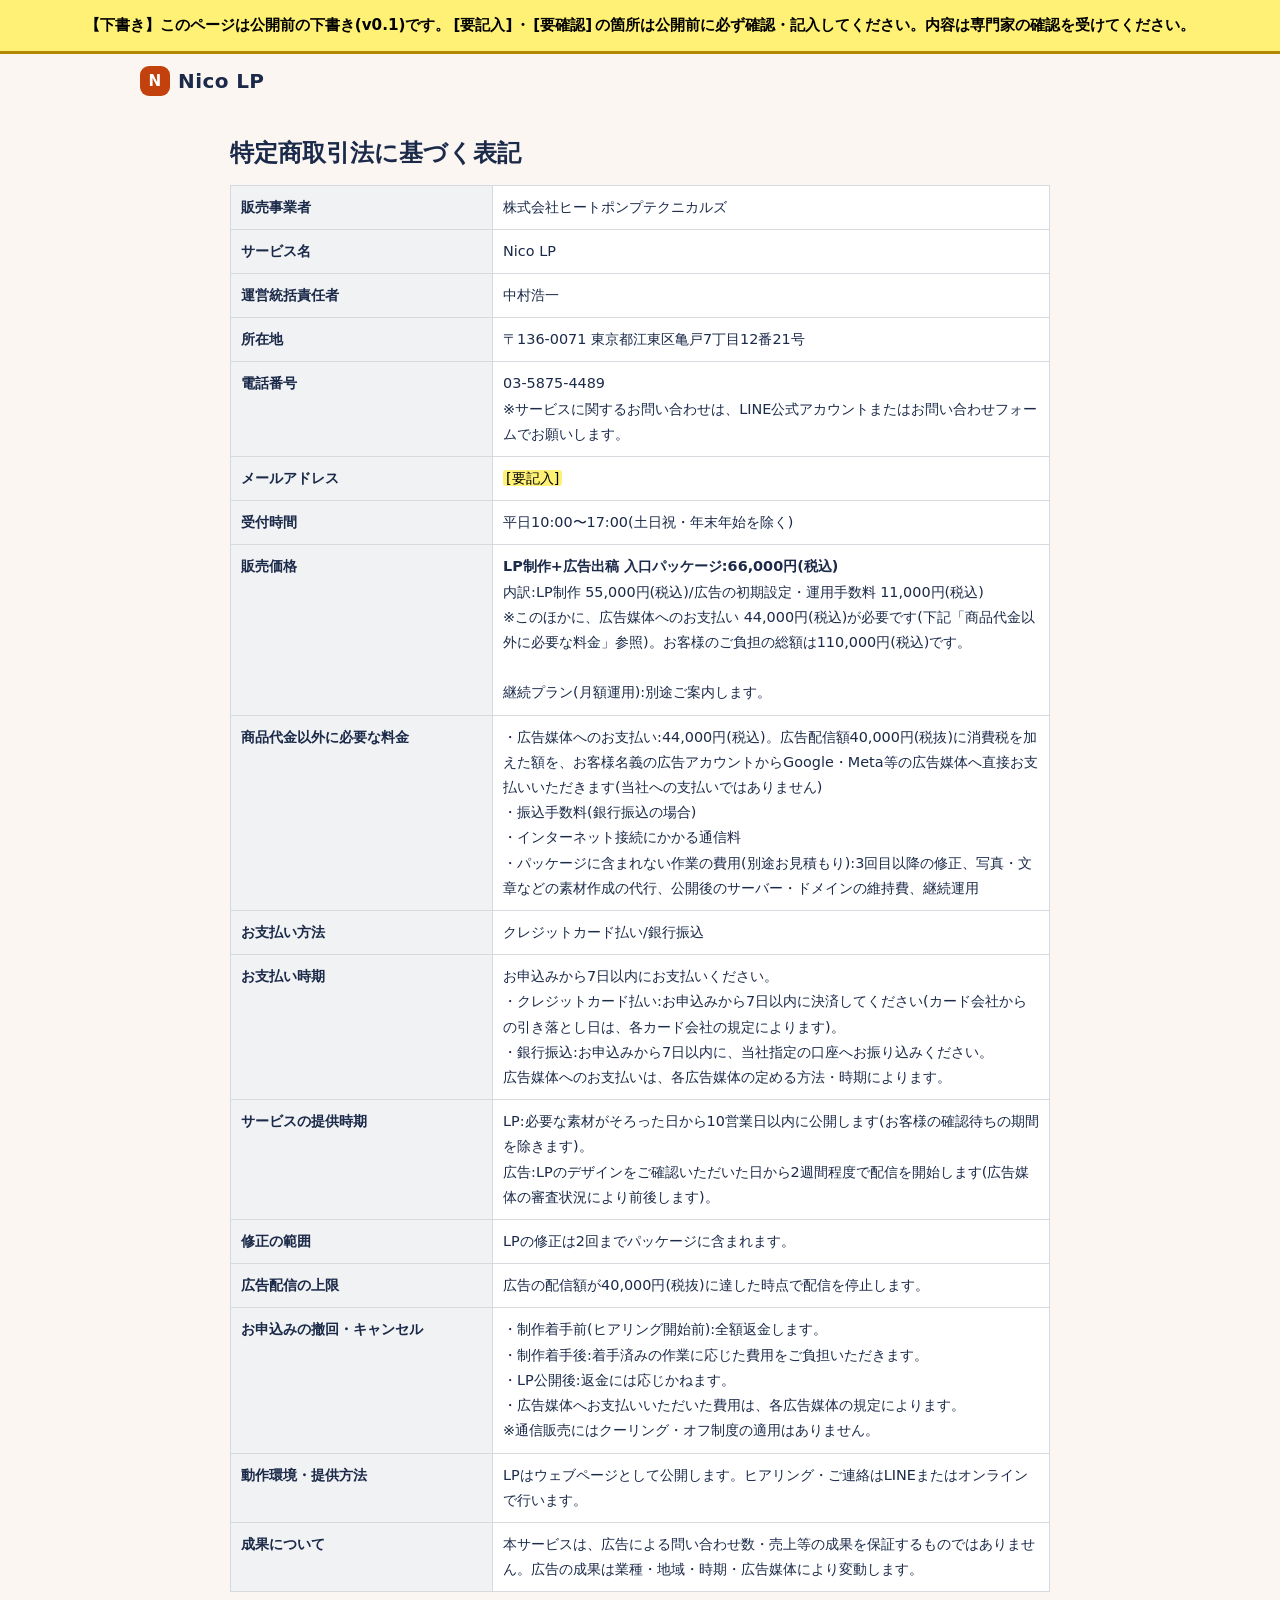
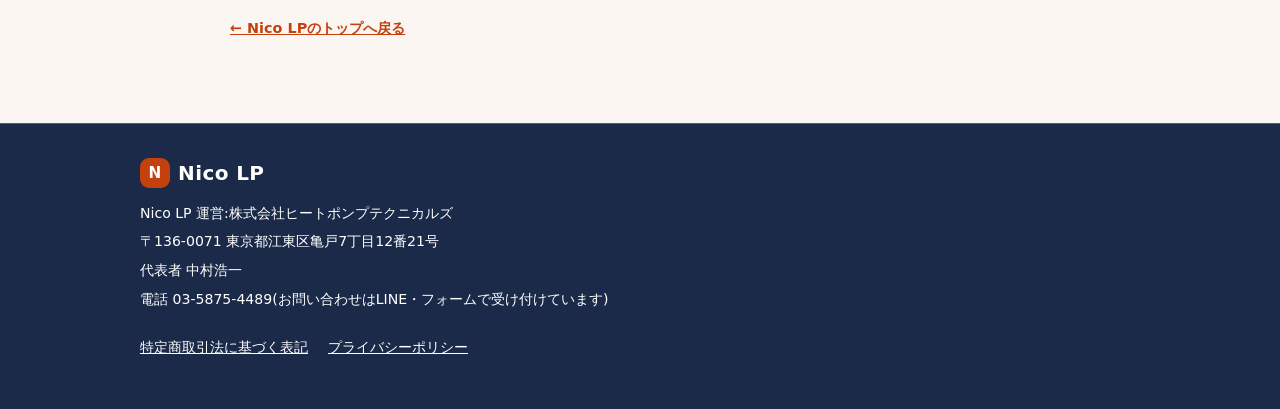
<file: tokushoho.html>
<!DOCTYPE html>
<html lang="ja">
<head>
<meta charset="utf-8">
<meta name="viewport" content="width=device-width,initial-scale=1">
<title>特定商取引法に基づく表記(下書き)|Nico LP</title>
<meta name="description" content="特定商取引法に基づく表記(下書き)">
<meta name="robots" content="noindex,nofollow"><!-- TODO: 公開時に index,follow へ(G2承認後) -->
<meta property="og:type" content="website"><meta property="og:title" content="特定商取引法に基づく表記(下書き)|Nico LP"><meta property="og:description" content="特定商取引法に基づく表記(下書き)">
<link rel="stylesheet" href="assets/style.css">

</head>
<body>
<div class="draft-banner" role="note">【下書き】このページは公開前の下書き(v0.1)です。<mark class="todo">[要記入]</mark>・<mark class="todo">[要確認]</mark>の箇所は公開前に必ず確認・記入してください。内容は専門家の確認を受けてください。</div><header class="site-head"><div class="wrap"><a class="logo" href="#top" aria-label="Nico LP"><i aria-hidden="true">N</i>Nico LP</a></div></header>
<main class="wrap legal"><h1>特定商取引法に基づく表記</h1>
<table><tbody><tr><th scope='row'>販売事業者</th><td>株式会社ヒートポンプテクニカルズ</td></tr><tr><th scope='row'>サービス名</th><td>Nico LP</td></tr><tr><th scope='row'>運営統括責任者</th><td>中村浩一</td></tr><tr><th scope='row'>所在地</th><td>〒136-0071 東京都江東区亀戸7丁目12番21号</td></tr><tr><th scope='row'>電話番号</th><td>03-5875-4489<br>※サービスに関するお問い合わせは、LINE公式アカウントまたはお問い合わせフォームでお願いします。</td></tr><tr><th scope='row'>メールアドレス</th><td><mark class="todo">[要記入]</mark></td></tr><tr><th scope='row'>受付時間</th><td>平日10:00〜17:00(土日祝・年末年始を除く)</td></tr><tr><th scope='row'>販売価格</th><td><strong>LP制作+広告出稿 入口パッケージ:66,000円(税込)</strong><br>内訳:LP制作 55,000円(税込)/広告の初期設定・運用手数料 11,000円(税込)<br>※このほかに、広告媒体へのお支払い 44,000円(税込)が必要です(下記「商品代金以外に必要な料金」参照)。お客様のご負担の総額は110,000円(税込)です。<br><br>継続プラン(月額運用):別途ご案内します。</td></tr><tr><th scope='row'>商品代金以外に必要な料金</th><td>・広告媒体へのお支払い:44,000円(税込)。広告配信額40,000円(税抜)に消費税を加えた額を、お客様名義の広告アカウントからGoogle・Meta等の広告媒体へ直接お支払いいただきます(当社への支払いではありません)<br>・振込手数料(銀行振込の場合)<br>・インターネット接続にかかる通信料<br>・パッケージに含まれない作業の費用(別途お見積もり):3回目以降の修正、写真・文章などの素材作成の代行、公開後のサーバー・ドメインの維持費、継続運用</td></tr><tr><th scope='row'>お支払い方法</th><td>クレジットカード払い/銀行振込</td></tr><tr><th scope='row'>お支払い時期</th><td>お申込みから7日以内にお支払いください。<br>・クレジットカード払い:お申込みから7日以内に決済してください(カード会社からの引き落とし日は、各カード会社の規定によります)。<br>・銀行振込:お申込みから7日以内に、当社指定の口座へお振り込みください。<br>広告媒体へのお支払いは、各広告媒体の定める方法・時期によります。</td></tr><tr><th scope='row'>サービスの提供時期</th><td>LP:必要な素材がそろった日から10営業日以内に公開します(お客様の確認待ちの期間を除きます)。<br>広告:LPのデザインをご確認いただいた日から2週間程度で配信を開始します(広告媒体の審査状況により前後します)。</td></tr><tr><th scope='row'>修正の範囲</th><td>LPの修正は2回までパッケージに含まれます。</td></tr><tr><th scope='row'>広告配信の上限</th><td>広告の配信額が40,000円(税抜)に達した時点で配信を停止します。</td></tr><tr><th scope='row'>お申込みの撤回・キャンセル</th><td>・制作着手前(ヒアリング開始前):全額返金します。<br>・制作着手後:着手済みの作業に応じた費用をご負担いただきます。<br>・LP公開後:返金には応じかねます。<br>・広告媒体へお支払いいただいた費用は、各広告媒体の規定によります。<br>※通信販売にはクーリング・オフ制度の適用はありません。</td></tr><tr><th scope='row'>動作環境・提供方法</th><td>LPはウェブページとして公開します。ヒアリング・ご連絡はLINEまたはオンラインで行います。</td></tr><tr><th scope='row'>成果について</th><td>本サービスは、広告による問い合わせ数・売上等の成果を保証するものではありません。広告の成果は業種・地域・時期・広告媒体により変動します。</td></tr></tbody></table><p><a class="textlink" href="index.html">← Nico LPのトップへ戻る</a></p></main><footer><div class="wrap"><span class="logo"><i aria-hidden="true">N</i>Nico LP</span><p style="margin:0 0 4px">Nico LP 運営:株式会社ヒートポンプテクニカルズ</p><p style="margin:0 0 4px">〒136-0071 東京都江東区亀戸7丁目12番21号</p><p style="margin:0 0 4px">代表者 中村浩一</p><p style="margin:0">電話 03-5875-4489(お問い合わせはLINE・フォームで受け付けています)</p><ul><li><a href="tokushoho.html">特定商取引法に基づく表記</a></li><li><a href="privacy.html">プライバシーポリシー</a></li></ul></div></footer>

</body>
</html>
</file>
<file: assets/style.css>
/* Nico LP 自社LP - mobile first. 色・フォントはCSS変数のみで切替 */
:root{
  --main:#1B2A49;      /* 深いネイビー(文字・見出し) */
  --accent:#C2410C;    /* テラコッタ(CTA・強調) 白文字とのコントラスト 5.2:1 */
  --font:"Hiragino Kaku Gothic ProN","Hiragino Sans","BIZ UDPGothic","Yu Gothic UI","Meiryo",system-ui,sans-serif;
  --paper:color-mix(in srgb,var(--accent) 5%,#fff);
  --tint:color-mix(in srgb,var(--main) 6%,#fff);
  --line:color-mix(in srgb,var(--main) 18%,#fff);
  --soft:color-mix(in srgb,var(--main) 72%,#fff);
}
*{box-sizing:border-box}
html{scroll-behavior:smooth}
body{margin:0;font-family:var(--font);color:var(--main);background:var(--paper);line-height:1.75;font-size:16px;-webkit-text-size-adjust:100%}
img{max-width:100%;height:auto;display:block}
a{color:var(--accent)}
.wrap{width:100%;max-width:1040px;margin:0 auto;padding:0 20px}
section{padding:48px 0}
section.alt{background:var(--tint)}
h1,h2,h3{line-height:1.4;margin:0 0 .6em}
h2{font-size:1.45rem;text-align:center;margin-bottom:1em}
h2 small{display:block;font-size:.9rem;font-weight:500;color:var(--soft);margin-bottom:.4em}
h3{font-size:1.1rem}
p{margin:0 0 1em}
.small{font-size:.82rem;color:var(--soft);line-height:1.6}
.hl{background:linear-gradient(transparent 62%,color-mix(in srgb,var(--accent) 28%,#fff) 62%)}
.photo-note{font-size:.72rem;color:var(--soft);margin-top:4px}

/* header */
.site-head{padding:10px 0;background:var(--paper)}
.logo{display:inline-flex;align-items:center;gap:8px;font-weight:800;font-size:1.25rem;letter-spacing:.02em;color:var(--main);text-decoration:none}
.logo i{display:inline-grid;place-items:center;width:30px;height:30px;border-radius:9px;background:var(--accent);color:#fff;font-style:normal;font-size:.95rem}

/* buttons */
.btn{display:flex;align-items:center;justify-content:center;gap:10px;min-height:56px;padding:12px 20px;border-radius:999px;font-weight:700;font-size:1.05rem;text-decoration:none;text-align:center;border:2px solid transparent;cursor:pointer;font-family:var(--font)}
.btn-primary{background:var(--accent);color:#fff;box-shadow:0 4px 0 color-mix(in srgb,var(--accent) 60%,#000)}
.btn-primary:active{transform:translateY(2px);box-shadow:0 2px 0 color-mix(in srgb,var(--accent) 60%,#000)}
.btn-primary:focus-visible,.btn-sub:focus-visible,a:focus-visible,button:focus-visible,input:focus-visible,textarea:focus-visible,summary:focus-visible{outline:3px solid var(--main);outline-offset:3px}
.btn-sub{background:#fff;color:var(--main);border-color:var(--main)}
.btn svg{width:24px;height:24px;flex:none}
.textlink{display:inline-flex;align-items:center;min-height:44px;font-size:.9rem;font-weight:600}
.micro{font-size:.8rem;color:var(--soft);margin:8px 0 0;line-height:1.5;text-align:center}

/* FV */
.fv{padding:10px 0 20px}
.fv-grid{display:grid;gap:14px}
.fv h1{font-size:1.7rem;margin:0 0 .35em;letter-spacing:.01em}
.fv .sub{font-size:.95rem;margin:0 0 14px;line-height:1.6}
.badge{margin:14px 0 0;border:2px solid var(--main);border-radius:14px;background:#fff;padding:8px 12px 9px}
.badge-title{display:block;font-weight:800;font-size:1rem;line-height:1.4}
.badge-title b{white-space:nowrap;color:var(--accent);font-size:1.25rem}
.badge-note{display:block;font-size:.8rem;line-height:1.5;color:var(--main);margin-top:3px}
.badge-note strong{font-weight:800}
.fv-sublink{text-align:center;margin-top:2px}
.fv-photo{display:none}
.fv-photo img{border-radius:20px;width:100%;max-width:440px;margin:0 auto;aspect-ratio:1000/970;object-fit:cover}

/* pain */
.checks{list-style:none;padding:0;margin:0 0 1.2em;display:grid;gap:10px}
.checks li{background:#fff;border:1px solid var(--line);border-radius:12px;padding:14px 14px 14px 48px;position:relative}
.checks li::before{content:"";position:absolute;left:14px;top:16px;width:22px;height:22px;border:2px solid var(--main);border-radius:6px;background:#fff}
.checks li::after{content:"";position:absolute;left:21px;top:19px;width:7px;height:12px;border:solid var(--accent);border-width:0 3px 3px 0;transform:rotate(40deg)}
.pain-grid{display:grid;gap:20px}
.pain-photo img{border-radius:16px;max-height:260px;width:100%;object-fit:cover;object-position:60% 20%}
.lead-bold{font-weight:700;text-align:center;font-size:1.05rem}

/* solution */
.sol-photos{display:grid;grid-template-columns:1fr 1fr;gap:10px;margin:18px 0}
.sol-photos img{border-radius:12px;aspect-ratio:3/2;object-fit:cover;width:100%}
.points{list-style:none;counter-reset:p;padding:0;margin:20px 0;display:grid;gap:12px}
.points li{counter-increment:p;background:#fff;border-radius:14px;border:1px solid var(--line);padding:14px 14px 14px 56px;position:relative}
.points li::before{content:counter(p);position:absolute;left:14px;top:14px;width:30px;height:30px;border-radius:50%;background:var(--main);color:#fff;display:grid;place-items:center;font-weight:800}
.chain{display:grid;gap:8px;margin:20px 0;padding:0;list-style:none}
.chain li{background:#fff;border:2px solid var(--main);border-radius:12px;padding:10px 14px;text-align:center;font-weight:700;position:relative;font-size:.95rem}
.chain li.key{background:var(--main);color:#fff}
.chain li:not(:last-child)::after{content:"▼";position:absolute;left:50%;bottom:-17px;transform:translateX(-50%);font-size:.75rem;color:var(--accent);z-index:1}
.chain small{display:block;font-weight:500;font-size:.78rem;opacity:.92}
.tag{display:inline-block;font-size:.72rem;padding:1px 8px;border-radius:99px;border:1px solid currentColor;margin:0 2px;font-weight:700}

/* diagnosis box */
.diag{background:#fff;border:2px dashed var(--accent);border-radius:14px;padding:14px 16px;margin:18px 0;font-size:.88rem;line-height:1.65}
.diag h3{font-size:.95rem;margin-bottom:.4em}
.diag ul{margin:0;padding-left:1.2em}
.diag-short{font-size:.8rem;color:var(--soft);text-align:center;margin:8px 0 0}
.cta-block{margin:22px auto 0;max-width:460px}

/* package */
.pkg-lead{text-align:center;font-weight:700;margin-bottom:.4em}
.pkg-sub{text-align:center}
.bar{display:flex;height:46px;border-radius:12px;overflow:hidden;margin:14px 0 6px;font-weight:700;font-size:.82rem;color:#fff}
.bar span{display:flex;align-items:center;justify-content:center;text-align:center;line-height:1.3;padding:0 4px}
.bar .a{flex:66;background:var(--main)}
.bar .b{flex:44;background:var(--accent)}
.tablewrap{overflow-x:auto;margin:14px 0}
table.t{border-collapse:collapse;width:100%;min-width:560px;background:#fff;font-size:.88rem}
table.t th,table.t td{border:1px solid var(--line);padding:9px 10px;text-align:left;vertical-align:top}
table.t th{background:var(--tint)}
table.t td.n{white-space:nowrap}
table.t tr.total td{font-weight:800;background:color-mix(in srgb,var(--accent) 8%,#fff)}
.box{background:#fff;border:1px solid var(--line);border-radius:14px;padding:16px;margin:16px 0}
.box h3{font-size:1rem}
.box ul{margin:0;padding-left:1.2em}
.box li{margin-bottom:.35em}
.box.warn{border-color:var(--accent);border-width:2px}
.notes{padding-left:1.1em;margin:12px 0}
.notes li{margin-bottom:.4em}

/* works */
.works-lead{max-width:640px;margin:0 auto 24px}
.work{display:grid;gap:20px;align-items:center;max-width:820px;margin:0 auto 24px}
.work .label{display:inline-block;background:var(--main);color:#fff;font-weight:700;font-size:.85rem;padding:4px 12px;border-radius:99px;margin-bottom:10px}
.phone{position:relative;width:240px;margin:0 auto;border:8px solid var(--main);border-radius:30px;background:#fff;overflow:hidden;box-shadow:0 10px 30px color-mix(in srgb,var(--main) 25%,transparent)}
.phone .stamp{position:absolute;top:8px;left:8px;z-index:3;background:var(--main);color:#fff;font-size:.78rem;font-weight:700;padding:3px 8px;border-radius:99px}
.mk-hero{height:150px;background-size:cover;background-position:center;position:relative}
.mk-hero::after{content:"";position:absolute;inset:0;background:linear-gradient(transparent 30%,color-mix(in srgb,var(--main) 75%,transparent))}
.mk-body{padding:12px 12px 14px;text-align:center}
.mk-shop{font-size:.66rem;color:var(--soft);margin:0 0 4px;font-weight:700}
.mk-h{font-size:.98rem;font-weight:800;line-height:1.45;margin:0 0 10px}
.mk-btn{display:block;background:var(--accent);color:#fff;font-weight:700;font-size:.78rem;padding:9px 6px;border-radius:99px}
.mk-lines{margin-top:12px;display:grid;gap:5px}
.mk-lines i{display:block;height:6px;border-radius:3px;background:var(--line)}
.mk-lines i:nth-child(2){width:80%}.mk-lines i:nth-child(3){width:60%}
.compare{display:grid;gap:10px;margin:0 0 12px}
.compare div{border-radius:12px;padding:10px 12px;font-size:.92rem}
.compare .before{background:#fff;border:1px dashed var(--soft)}
.compare .after{background:#fff;border:2px solid var(--accent);font-weight:700}
.compare b{display:block;font-size:.72rem;color:var(--soft);font-weight:700}
.compare .after b{color:var(--accent)}

/* flow */
.steps{list-style:none;padding:0;margin:0;counter-reset:s;display:grid;gap:12px}
.steps li{counter-increment:s;position:relative;background:#fff;border:1px solid var(--line);border-radius:14px;padding:14px 14px 14px 58px}
.steps li::before{content:counter(s);position:absolute;left:14px;top:14px;width:32px;height:32px;border-radius:50%;background:var(--accent);color:#fff;font-weight:800;display:grid;place-items:center}
.steps b{display:block}
.flow-photo{margin-top:20px}
.flow-photo img{border-radius:14px;width:100%;max-height:240px;object-fit:cover}

/* plan */
.plan-icons{display:grid;grid-template-columns:repeat(3,1fr);gap:10px;list-style:none;padding:0;margin:16px 0}
.plan-icons li{background:#fff;border:1px solid var(--line);border-radius:12px;padding:12px 4px;text-align:center;font-weight:700;font-size:.85rem}
.plan-icons span{display:block;font-size:1.5rem;line-height:1.2;margin-bottom:4px}

/* faq */
.faq{max-width:760px;margin:0 auto}
details{background:#fff;border:1px solid var(--line);border-radius:12px;margin-bottom:10px}
summary{cursor:pointer;list-style:none;padding:14px 44px 14px 16px;font-weight:700;position:relative;min-height:48px}
summary::-webkit-details-marker{display:none}
summary::after{content:"+";position:absolute;right:16px;top:10px;font-size:1.4rem;color:var(--accent);font-weight:700}
details[open] summary::after{content:"−"}
details .ans{padding:0 16px 14px;font-size:.93rem}
details .ans ul{padding-left:1.2em;margin:.4em 0}

/* cta + form */
.cta{background:var(--main);color:#fff}
.cta h2{color:#fff}
.cta a:not(.btn){color:#fff}
.cta .diag{color:var(--main)}
.cta .small,.cta .micro{color:color-mix(in srgb,#fff 82%,var(--main))}
.cta .btn-sub{background:transparent;color:#fff;border-color:#fff}
.cta-grid{display:grid;gap:18px;max-width:560px;margin:0 auto}
form.f{background:#fff;color:var(--main);border-radius:16px;padding:18px;margin-top:18px}
form.f h3{margin-bottom:.2em}
.f label{display:block;font-weight:700;font-size:.9rem;margin:12px 0 4px}
.f .opt{font-weight:500;color:var(--soft);font-size:.78rem}
.f input[type=text],.f input[type=email],.f input[type=url],.f textarea{width:100%;min-height:46px;padding:10px 12px;border:1.5px solid var(--soft);border-radius:10px;font:inherit;font-size:16px;color:var(--main);background:#fff}
.f textarea{min-height:110px;resize:vertical}
.f .agree{display:flex;gap:10px;align-items:flex-start;font-weight:500;margin:14px 0}
.f .agree input{width:24px;height:24px;flex:none;margin-top:2px;accent-color:var(--accent)}
.f .btn{width:100%}
.legal-small{margin-top:20px;font-size:.78rem;line-height:1.7;text-align:left}
.legal-small ul{padding-left:1.1em;margin:.4em 0}
.legal-small li{margin-bottom:.4em}
.cta-chat{max-width:300px;margin:10px auto 0;background:color-mix(in srgb,#fff 10%,var(--main));border-radius:16px;padding:14px;display:grid;gap:8px}
.cta-chat span{background:#fff;color:var(--main);border-radius:12px;padding:8px 12px;font-size:.85rem;filter:blur(2.6px);user-select:none}
.cta-chat span:nth-child(even){margin-left:24px}
.cta-chat em{display:block;text-align:center;font-style:normal;font-size:.72rem;color:#fff}

/* footer */
footer{background:var(--main);color:#fff;padding:32px 0 40px;font-size:.88rem;border-top:1px solid color-mix(in srgb,#fff 25%,var(--main))}
footer a{color:#fff}
footer .logo{color:#fff;margin-bottom:10px}
footer ul{list-style:none;padding:0;margin:14px 0 0;display:flex;flex-wrap:wrap;gap:6px 20px}
footer li a{display:inline-flex;min-height:44px;align-items:center}

/* mark placeholders */
.todo{background:#fff176;color:#000;padding:0 3px;border-radius:3px}

/* legal pages */
.draft-banner{background:#fff176;color:#000;border-bottom:3px solid #b28704;text-align:center;font-weight:700;padding:12px 16px;font-size:.95rem}
.legal{padding:28px 0 56px;max-width:820px}
.legal h1{font-size:1.5rem}
.legal h2{text-align:left;font-size:1.15rem;margin:1.8em 0 .6em;border-left:5px solid var(--accent);padding-left:10px}
.legal table{border-collapse:collapse;width:100%;font-size:.9rem;margin:1em 0;background:#fff}
.legal th,.legal td{border:1px solid var(--line);padding:9px 10px;text-align:left;vertical-align:top}
.legal th{background:var(--tint);width:32%}

@media(min-width:760px){
  section{padding:72px 0}
  h2{font-size:1.9rem}
  .fv{padding:24px 0 48px}
  .fv-grid{grid-template-columns:1.1fr .9fr;gap:40px;align-items:center}
  .fv h1{font-size:2.5rem}
  .fv .sub{font-size:1.1rem}
  .fv-photo{display:block}
  .btn-primary{max-width:420px}
  .pain-grid{grid-template-columns:1.3fr .7fr;align-items:center}
  .pain-photo img{max-height:none}
  .work{grid-template-columns:260px 1fr;gap:40px}
  .steps{grid-template-columns:1fr 1fr}
  .chain{grid-template-columns:repeat(4,1fr)}
  .chain{gap:22px}
  .chain li:not(:last-child)::after{content:"▶";font-size:1.15rem;left:auto;right:-20px;bottom:auto;top:50%;transform:translateY(-50%)}
  .points{grid-template-columns:repeat(3,1fr)}
  .points li{padding:56px 14px 14px}
  .points li::before{top:14px}
  .legal-small{max-width:760px;margin-left:auto;margin-right:auto}
}
@media(max-width:380px){.fv h1{font-size:1.5rem}}
@media(prefers-reduced-motion:reduce){html{scroll-behavior:auto}}

/* QA修正 */
.cta form.f .small,form.f .small{color:var(--soft)}
.cta form.f a,form.f a{color:var(--accent);text-decoration:underline}
.f .agree{min-height:48px;padding:6px 0;align-items:center}
.f .agree a{display:inline-block;padding:10px 2px}
@media(max-width:759px){
  .tablewrap{overflow:visible}
  table.t{min-width:0;display:block;background:transparent}
  table.t thead{position:absolute;left:-9999px}
  table.t tbody{display:block}
  table.t tr{display:block;background:#fff;border:1px solid var(--line);border-radius:12px;margin-bottom:10px;padding:6px 12px}
  table.t th,table.t td{display:block;border:0;padding:4px 0;background:transparent}
  table.t th[scope=row]{font-size:1rem}
  table.t td[data-label]::before{content:attr(data-label)"：";font-weight:700;color:var(--soft);font-size:.8rem}
  table.t td.n{white-space:normal}
  table.t tr.total{background:color-mix(in srgb,var(--accent) 8%,#fff)}
}
</file>
